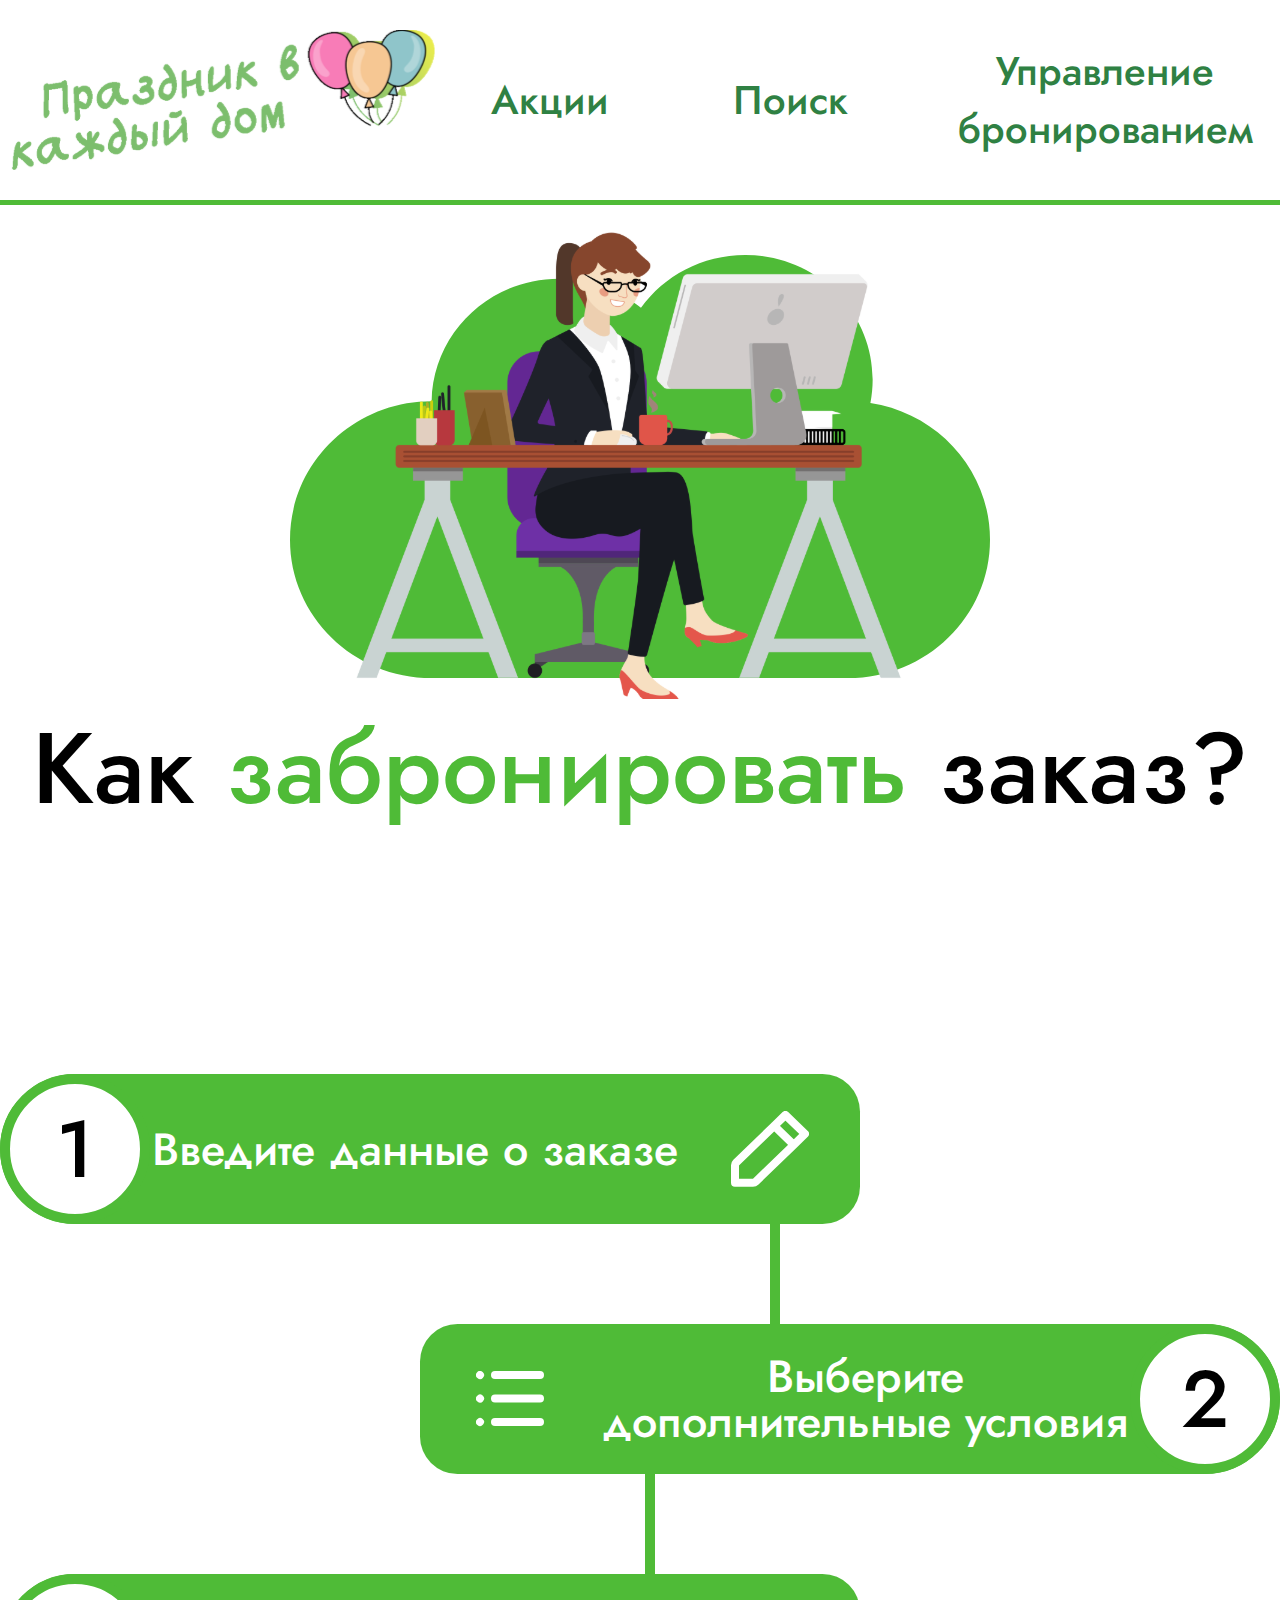
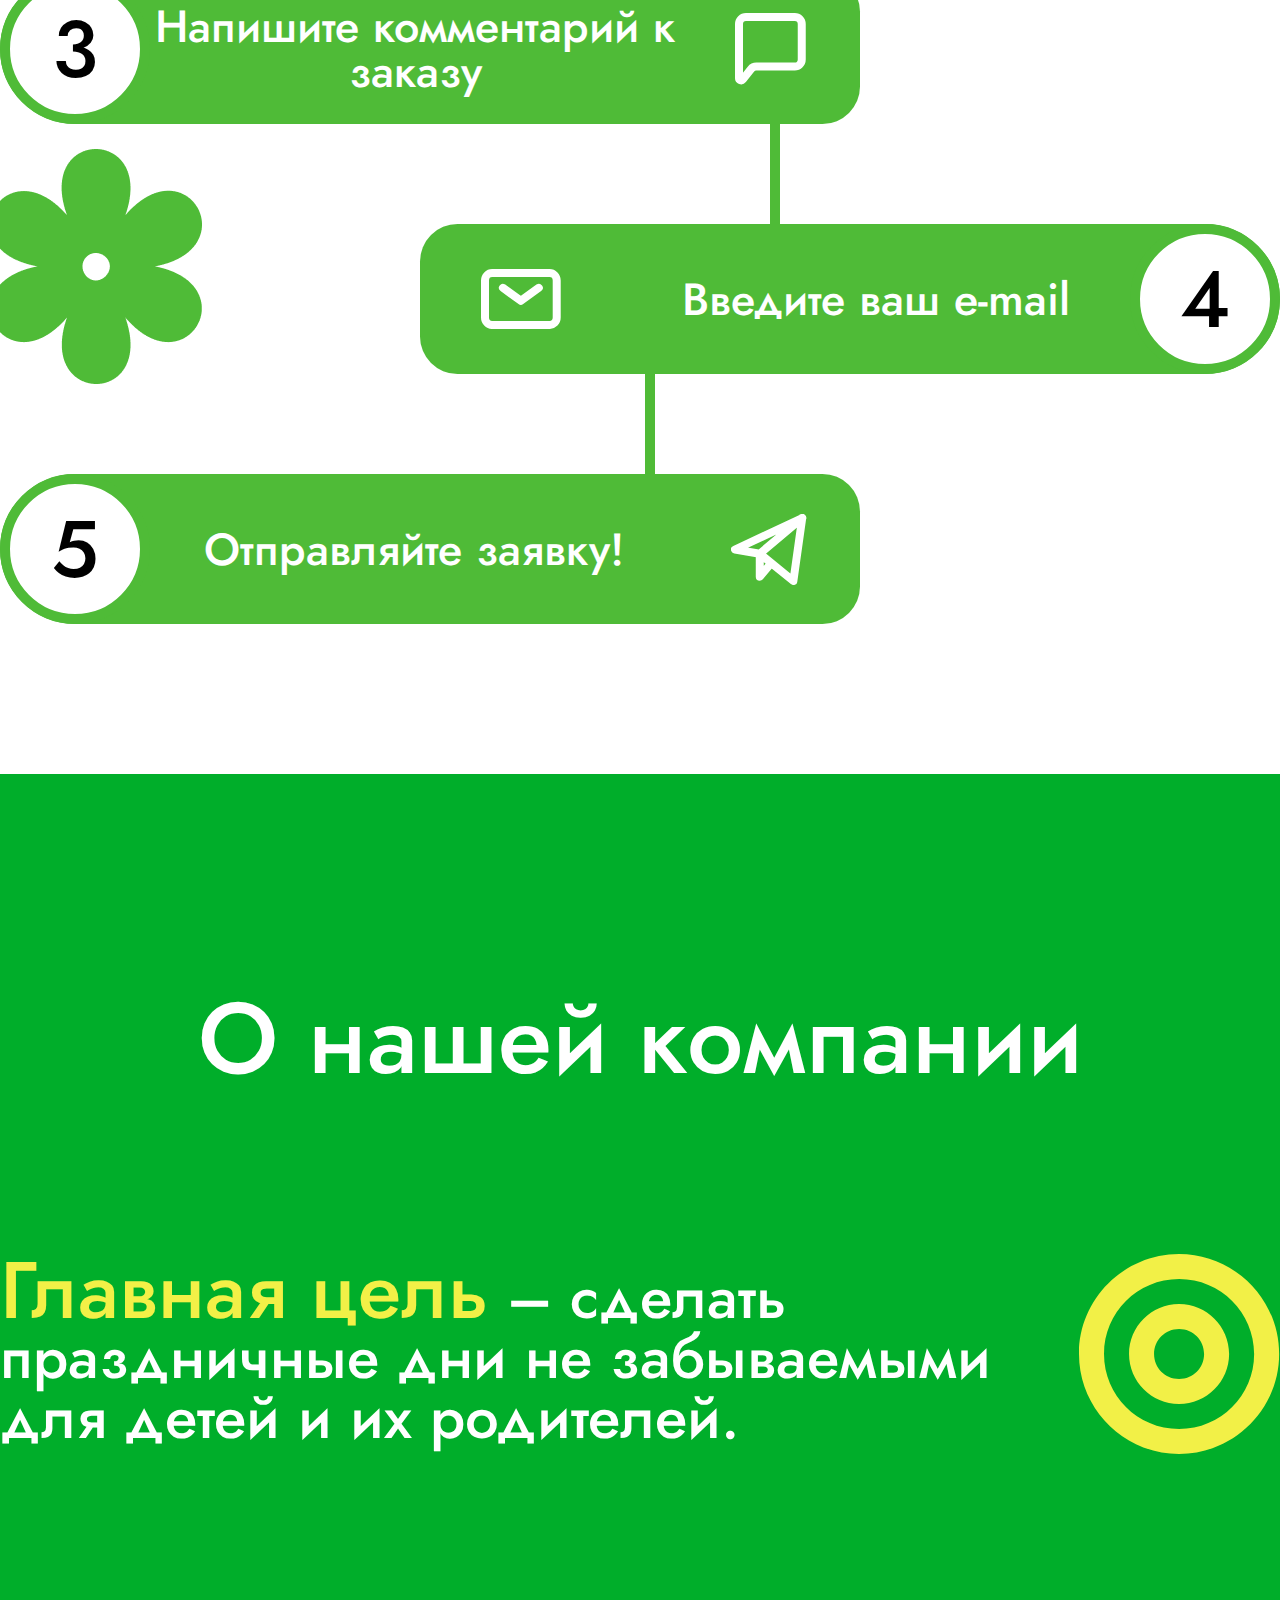
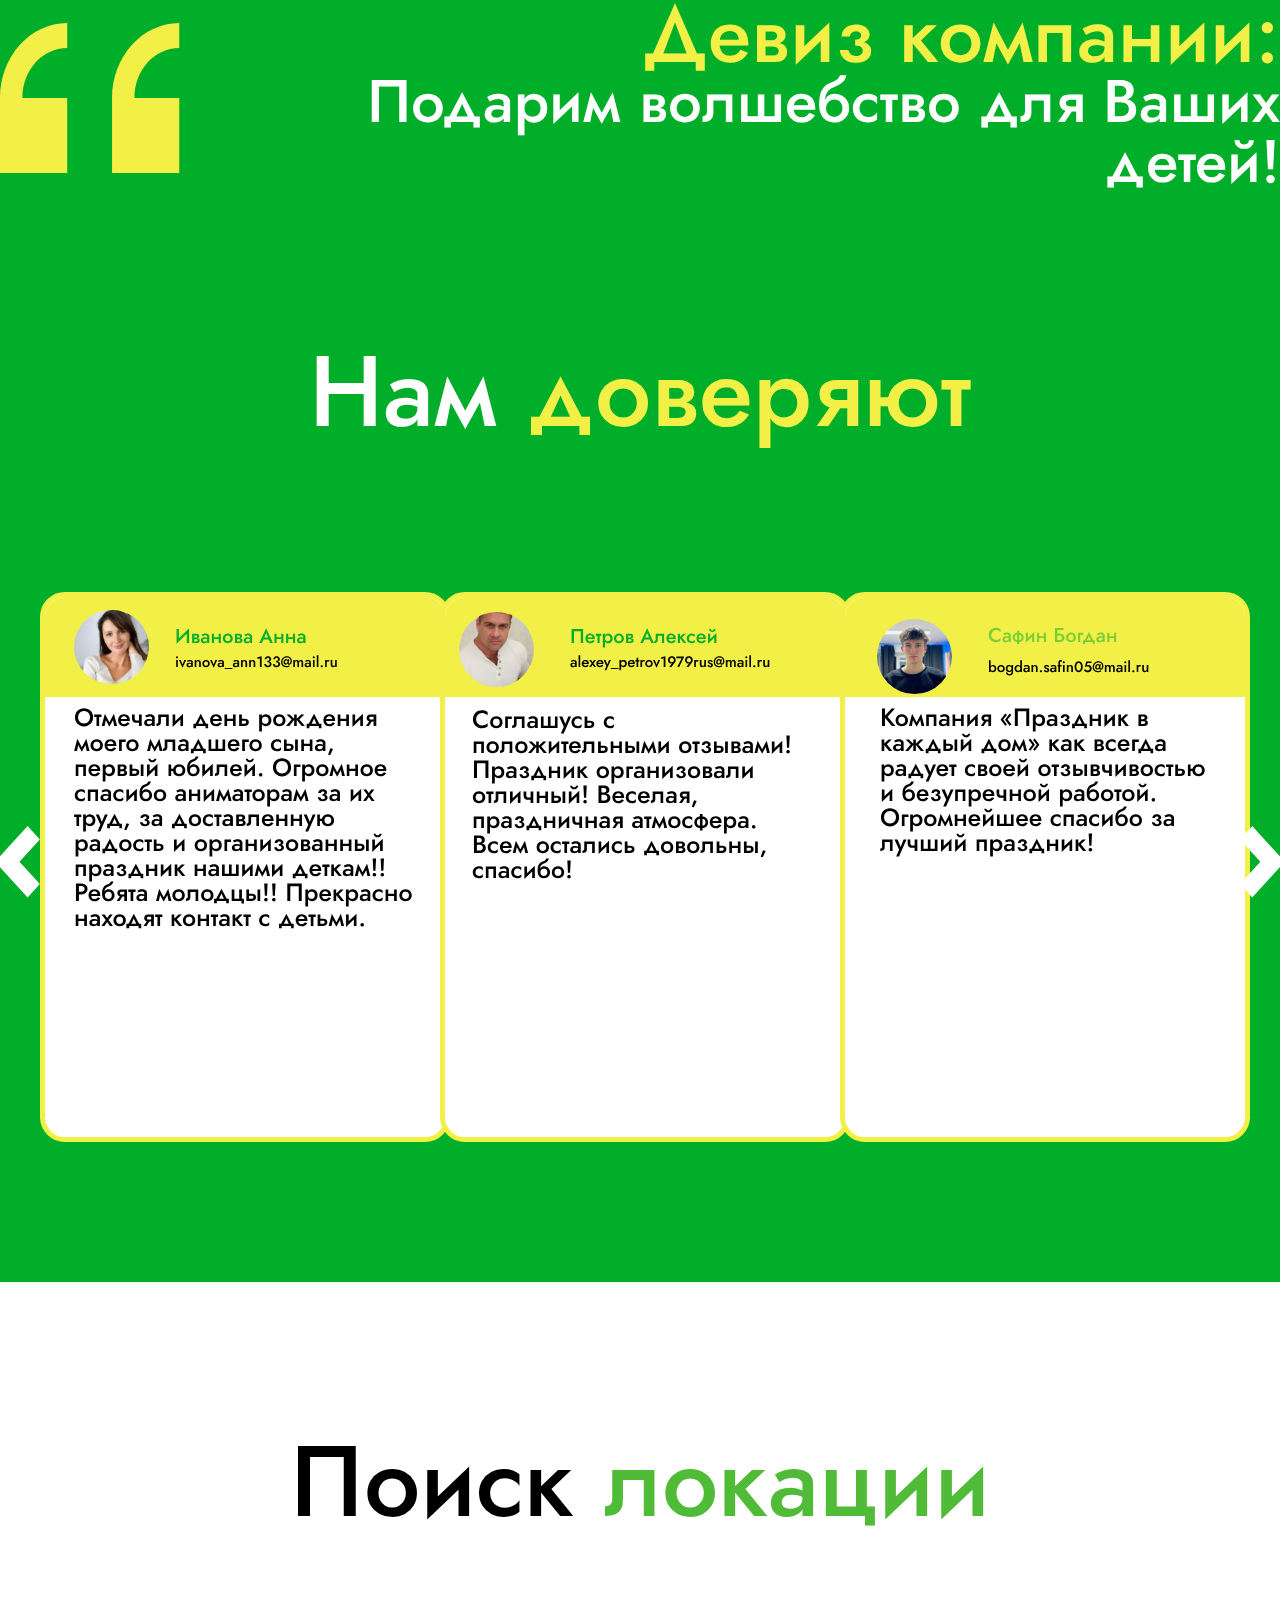
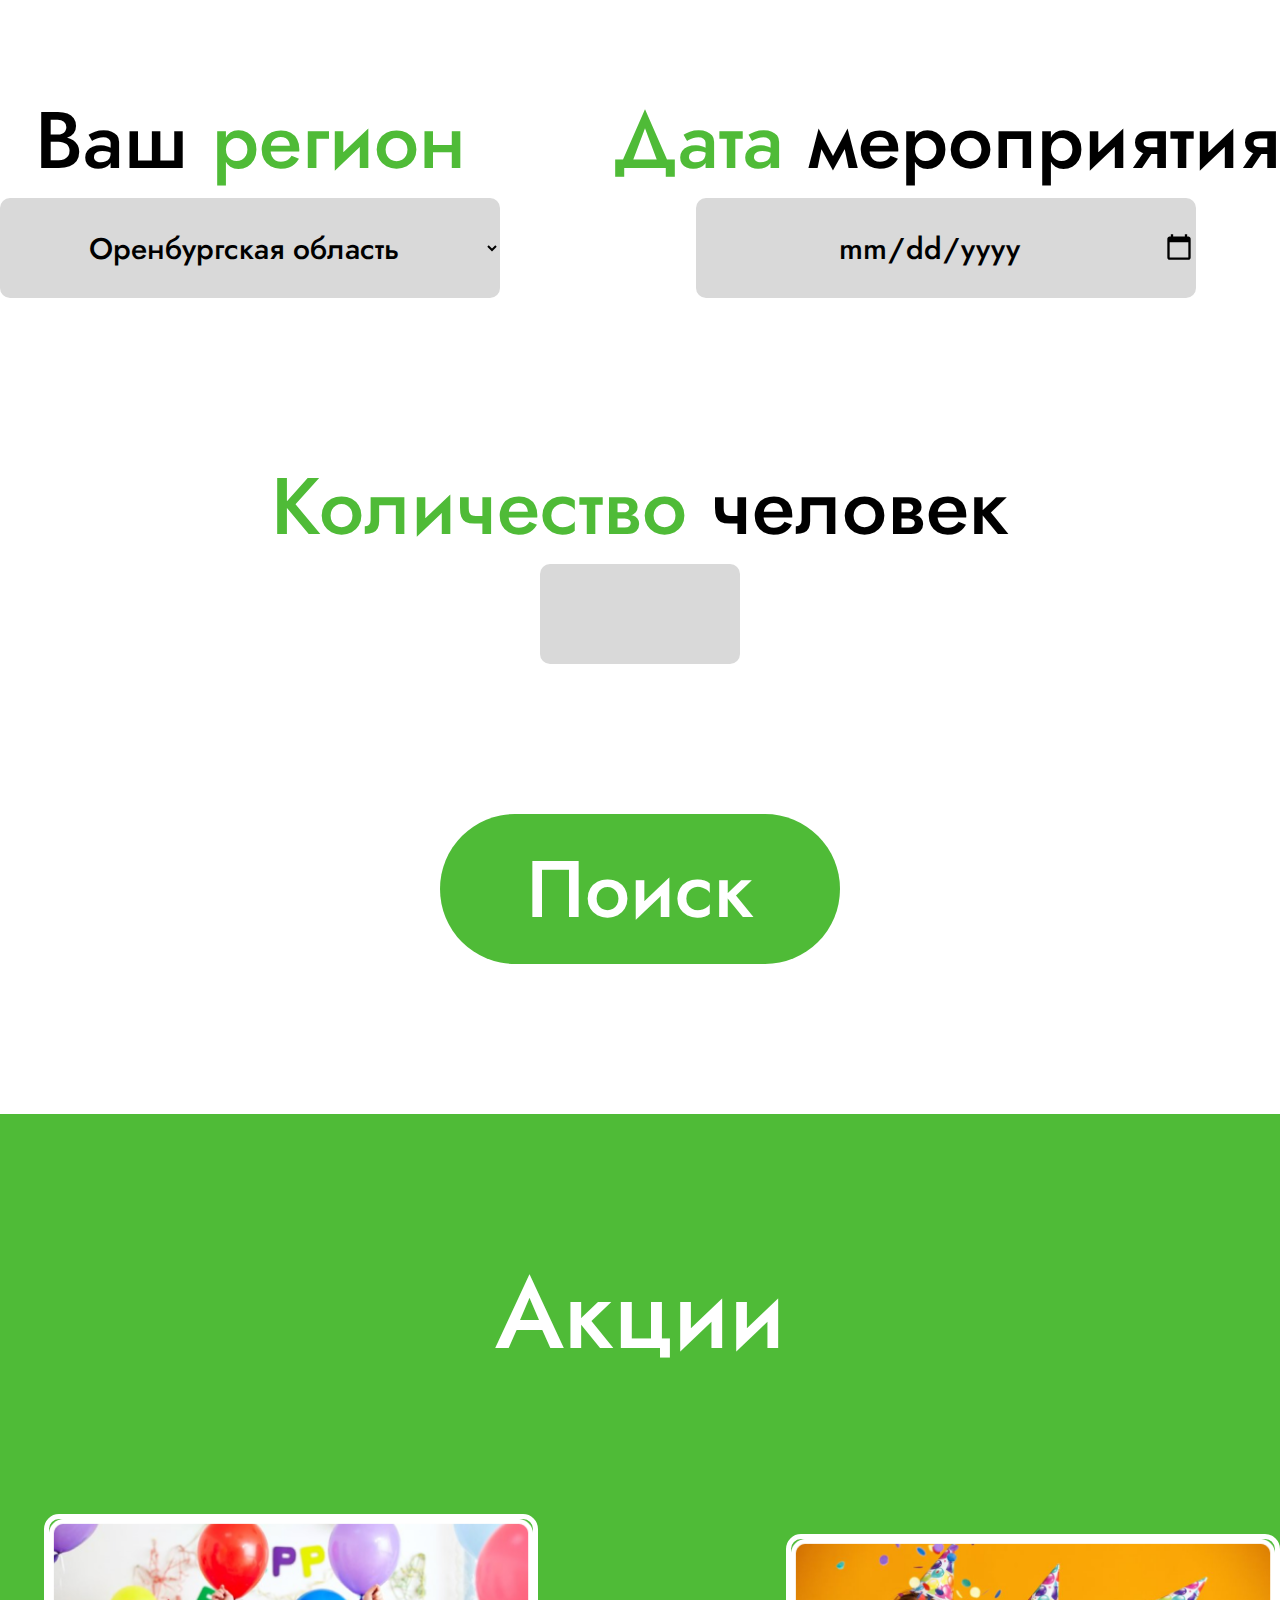
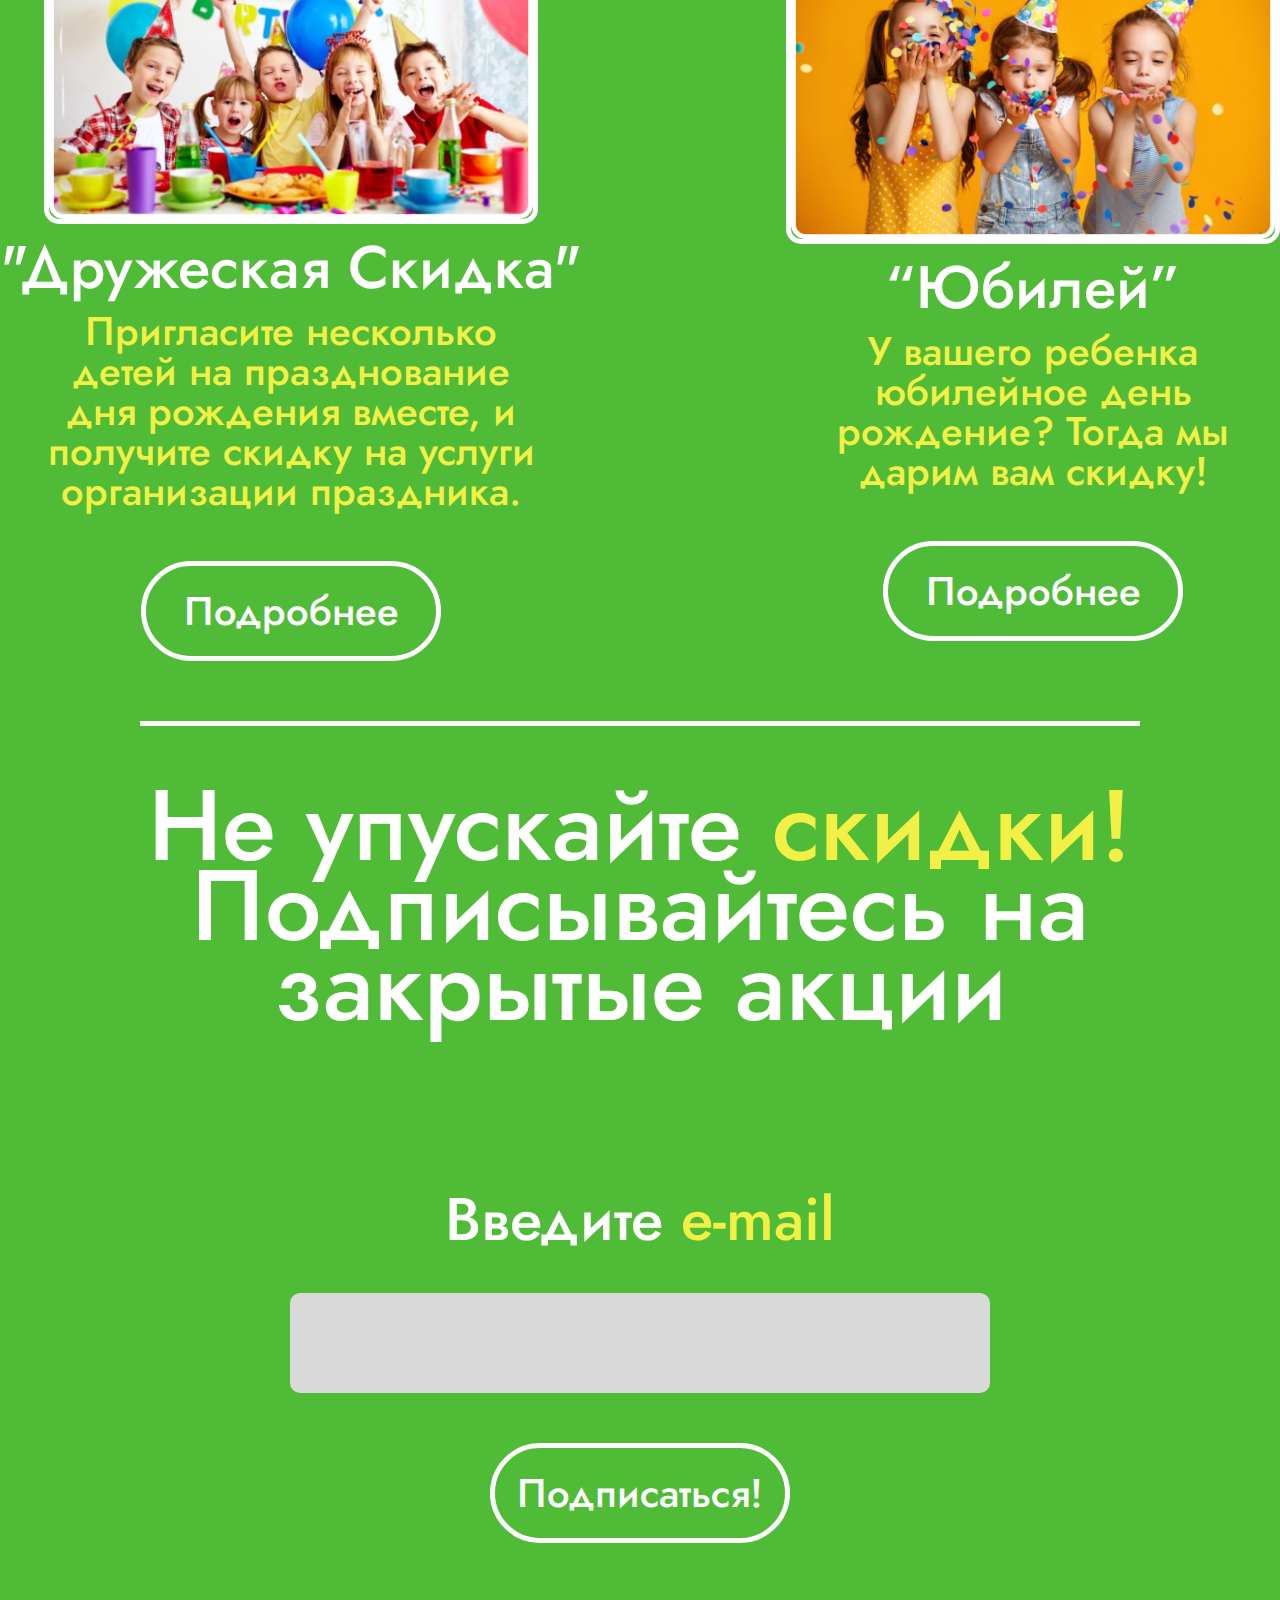
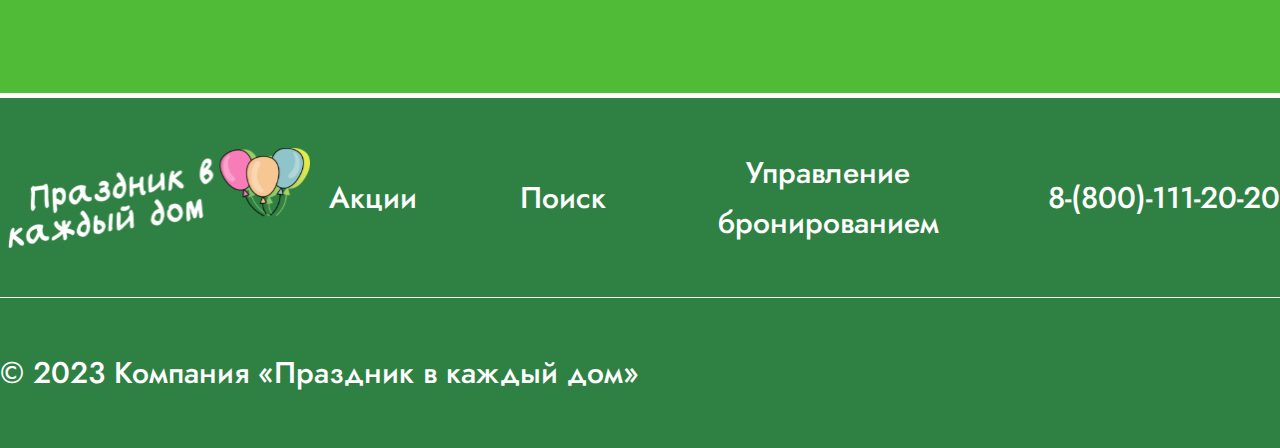
<file: index.html>
<!DOCTYPE html>
<html lang="ru">
  <head>
    <meta charset="UTF-8" />
    <meta http-equiv="X-UA-Compatible" content="IE=edge" />
    <meta name="viewport" content="width=device-width, initial-scale=1.0" />
    <title>Праздник в каждый дом</title>
    <link rel="stylesheet" href="css/style.css" />
  </head>
  <body>
    <div class="wrapper">
      <header class="header">
        <div class="header__container">
          <a href="index.html" class="header__logo">
            <img src="img/logo.svg" alt="Логотип" />
          </a>
          <nav class="header__menu menu">
            <ul class="menu__list">
              <li class="menu__item">
                <a href="#actions" class="menu__link">Акции</a>
              </li>

              <li class="menu__item">
                <a href="page/search.html" class="menu__link">Поиск</a>
              </li>

              <li class="menu__item item_bronir">
                <a href="page/booking.html" class="menu__link"
                  >Управление бронированием</a
                >
              </li>
            </ul>
          </nav>
        </div>
      </header>

      <main class="main">
        <div class="main__container">
          <div class="main__about">
            <div class="about__title title">
              <img
                class="about__img"
                src="img/main_img.svg"
                alt="main img"
              />
              <p class="about__title-text">
                Как <span style="color: #4fbb37">забронировать</span> заказ?
              </p>
            </div>
            <div class="about__infografic">
              <div class="infografic__item right">
                <div class="inforgrafic__info-right">
                  <div class="infografic__number">1</div>
                  <div class="infografic__title">Введите данные о заказе</div>
                  <div class="infografic__icon">
                    <img src="img/icon _edit pencil_.svg" alt="pencil" />
                  </div>
                </div>
              </div>

              <div class="infografic__rightline"></div>

              <div class="infografic__item left">
                <div class="inforgrafic__info-left">
                  <div class="infografic__number">2</div>
                  <div class="infografic__title">
                    Выберите дополнительные условия
                  </div>
                  <div class="infografic__icon">
                    <img src="img/icon _list_.svg" alt="list" />
                  </div>
                </div>
              </div>

              <div class="infografic__leftline"></div>

              <div class="infografic__item right">
                <div class="inforgrafic__info-right">
                  <div class="infografic__number">3</div>
                  <div class="infografic__title">
                    Напишите комментарий к заказу
                  </div>
                  <div class="infografic__icon">
                    <img src="img/icon _message_.svg" alt="message" />
                  </div>
                </div>
              </div>

              <div class="infografic__rightline"></div>

              <div class="infografic__item left">
                <div class="inforgrafic__info-left">
                  <div class="infografic__number">4</div>
                  <div class="infografic__title">Введите ваш e-mail</div>
                  <div class="infografic__icon">
                    <img src="img/icon _mail_.svg" alt="email" />
                  </div>
                </div>
              </div>

              <div class="infografic__leftline"></div>

              <div class="infografic__item right">
                <div class="inforgrafic__info-right">
                  <div class="infografic__number">5</div>
                  <div class="infografic__title">Отправляйте заявку!</div>
                  <div class="infografic__icon">
                    <img src="img/icon _telegram_.svg" alt="telegram" />
                  </div>
                </div>
              </div>
            </div>
          </div>
        </div>
      </main>

      <div class="company">
        <div class="company__container">
          <div class="company__title title">О нашей компании</div>
          <div class="company__subtitle">
            <p style="text-align: left">
              <span style="font-size: 80px; color: #f2f047">Главная цель</span>
              – сделать праздничные дни не забываемыми для детей и их родителей.
            </p>
            <img src="img/icon _target_.svg" alt="target" />
          </div>
          <div class="company__subtitle">
            <img src="img/icon _double quote serif left_.svg" alt="quote" />
            <p style="text-align: right">
              <span style="font-size: 80px; color: #f2f047"
                >Девиз компании:</span
              ><br />
              Подарим волшебство для Ваших детей!
            </p>
          </div>

          <div class="company__review">
            <div class="review__title title">
              Нам <span style="color: #f2f047">доверяют</span>
            </div>
            <div class="review__desk">
              <button class="review__scroll-left">
                <img src="img/left.svg" alt="left" />
              </button>
              <div class="review__list">
                <div class="review__item">
                  <img src="img/rev1.svg" alt="review" />
                </div>
                <div class="review__item">
                  <img src="img/rev2.svg" alt="review" />
                </div>
                <div class="review__item">
                  <img src="img/rev3.svg" alt="review" />
                </div>
              </div>
              <button class="review__scroll-right">
                <img src="img/right.svg" alt="right" />
              </button>
            </div>
          </div>
        </div>
      </div>

      <div class="locSearch">
        <div class="locSearch__container">
          <div class="locSearch__title title">
            Поиск <span style="color: #4fbb37">локации</span>
          </div>

          <div class="locSearch__select">
            <div class="select__place">
              <div class="select__title">
                <span style="color: black">Ваш</span> регион
              </div>
              <div class="select__opt">
                <select class="place_option">
                  <option selected value="Оренбургская область" class="option">
                    Оренбургская область
                  </option>
                  <option value="Московская область">Московская область</option>
                  <option value="Пензенская область">Пензенская область</option>
                  <option value="Ростовская область">Ростовская область</option>
                </select>
              </div>
            </div>
            <div class="select__date">
              <div class="select__title">
                Дата <span style="color: black">мероприятия</span>
              </div>
              <div class="select__opt">
                <input class="place_option" type="date" />
              </div>
            </div>
          </div>

          <div class="locSearch__endSelect">
            <div class="endSelect__people">
              <div class="select__title">
                Количество <span style="color: black">человек</span>
              </div>
              <form class="select__opt">
                <input
                  class="place_option"
                  style="font-size: 50px; width: 200px"
                  type="number"
                  min="1"
                  max="50"
                />
              </form>
            </div>
            <form action="page/search.html">
              <button class="endSelect__search button">Поиск</button>
            </form>
          </div>
        </div>
      </div>

      <div class="action" id="actions">
        <div class="action__container">
          <div class="action-title title">Акции</div>
          <div class="action__content">
            <div class="action__items">
              <img class="action__img" src="img/act1.png" alt="act" />
              <h1 class="action__title">"Дружеская Скидка"</h1>
              <h2 class="action__subtitle">
                Пригласите несколько детей на празднование дня рождения вместе,
                и получите скидку на услуги организации праздника.
              </h2>
              <button class="action__info button">Подробнее</button>
            </div>

            <div class="action__items">
              <img class="action__img" src="img/act2.png" alt="act2" />
              <h1 class="action__title">“Юбилей”</h1>
              <h2 class="action__subtitle">
                У вашего ребенка юбилейное день рождение? Тогда мы дарим вам
                скидку!
              </h2>
              <button class="action__info button">Подробнее</button>
            </div>
          </div>

          <div class="action__sales">
            <div class="sales__title title">
              Не упускайте
              <span style="color: #f2f047">скидки!</span> Подписывайтесь на
              закрытые акции
            </div>
            <div class="sales__subtitle">
              Введите <span style="color: #f2f047">e-mail</span>
            </div>
            <input type="e-mail" class="sales__email" />
            <button type="submit" class="sales__follow button">
              Подписаться!
            </button>
          </div>
        </div>
      </div>

      <footer class="footer">
        <div class="footer__container">
          <div class="footer__info">
            <a href="index.html" class="footer__logo">
              <img src="img/logo2.svg" alt="Логотип" />
            </a>
            <nav class="footer__menu">
              <ul class="footer__list">
                <li class="footer__item">
                  <a href="#actions" class="footer__link">Акции</a>
                </li>
                <li class="footer__item">
                  <a href="page/search.html" class="footer__link">Поиск</a>
                </li>
                <li class="footer__item">
                  <a href="page/booking.html" class="footer__link"
                    >Управление бронированием</a
                  >
                </li>
                <li class="footer__item">
                  <a href="" class="footer__link">8-(800)-111-20-20</a>
                </li>
              </ul>
            </nav>
          </div>
          <div class="footer__sertif">
            <p>© 2023 Компания «Праздник в каждый дом»</p>
          </div>
        </div>
      </footer>
    </div>
  </body>
</html>
</file>
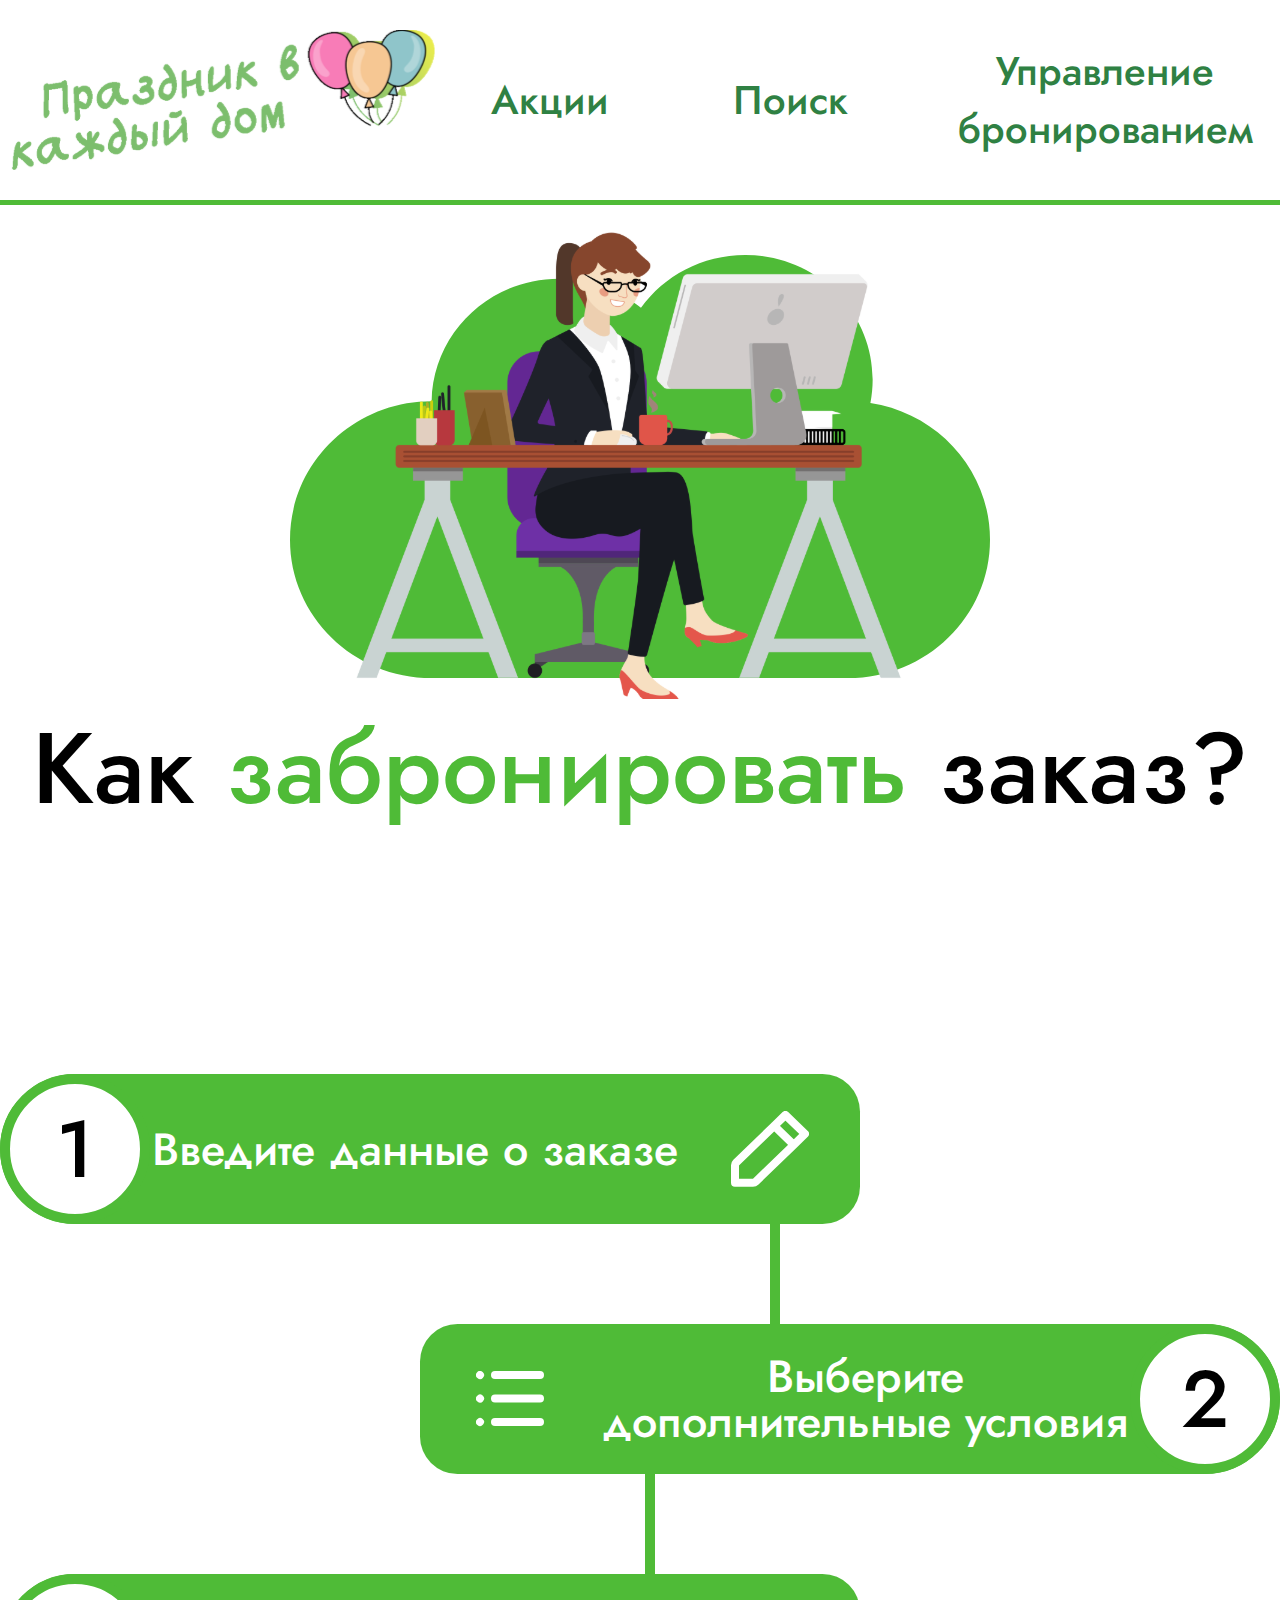
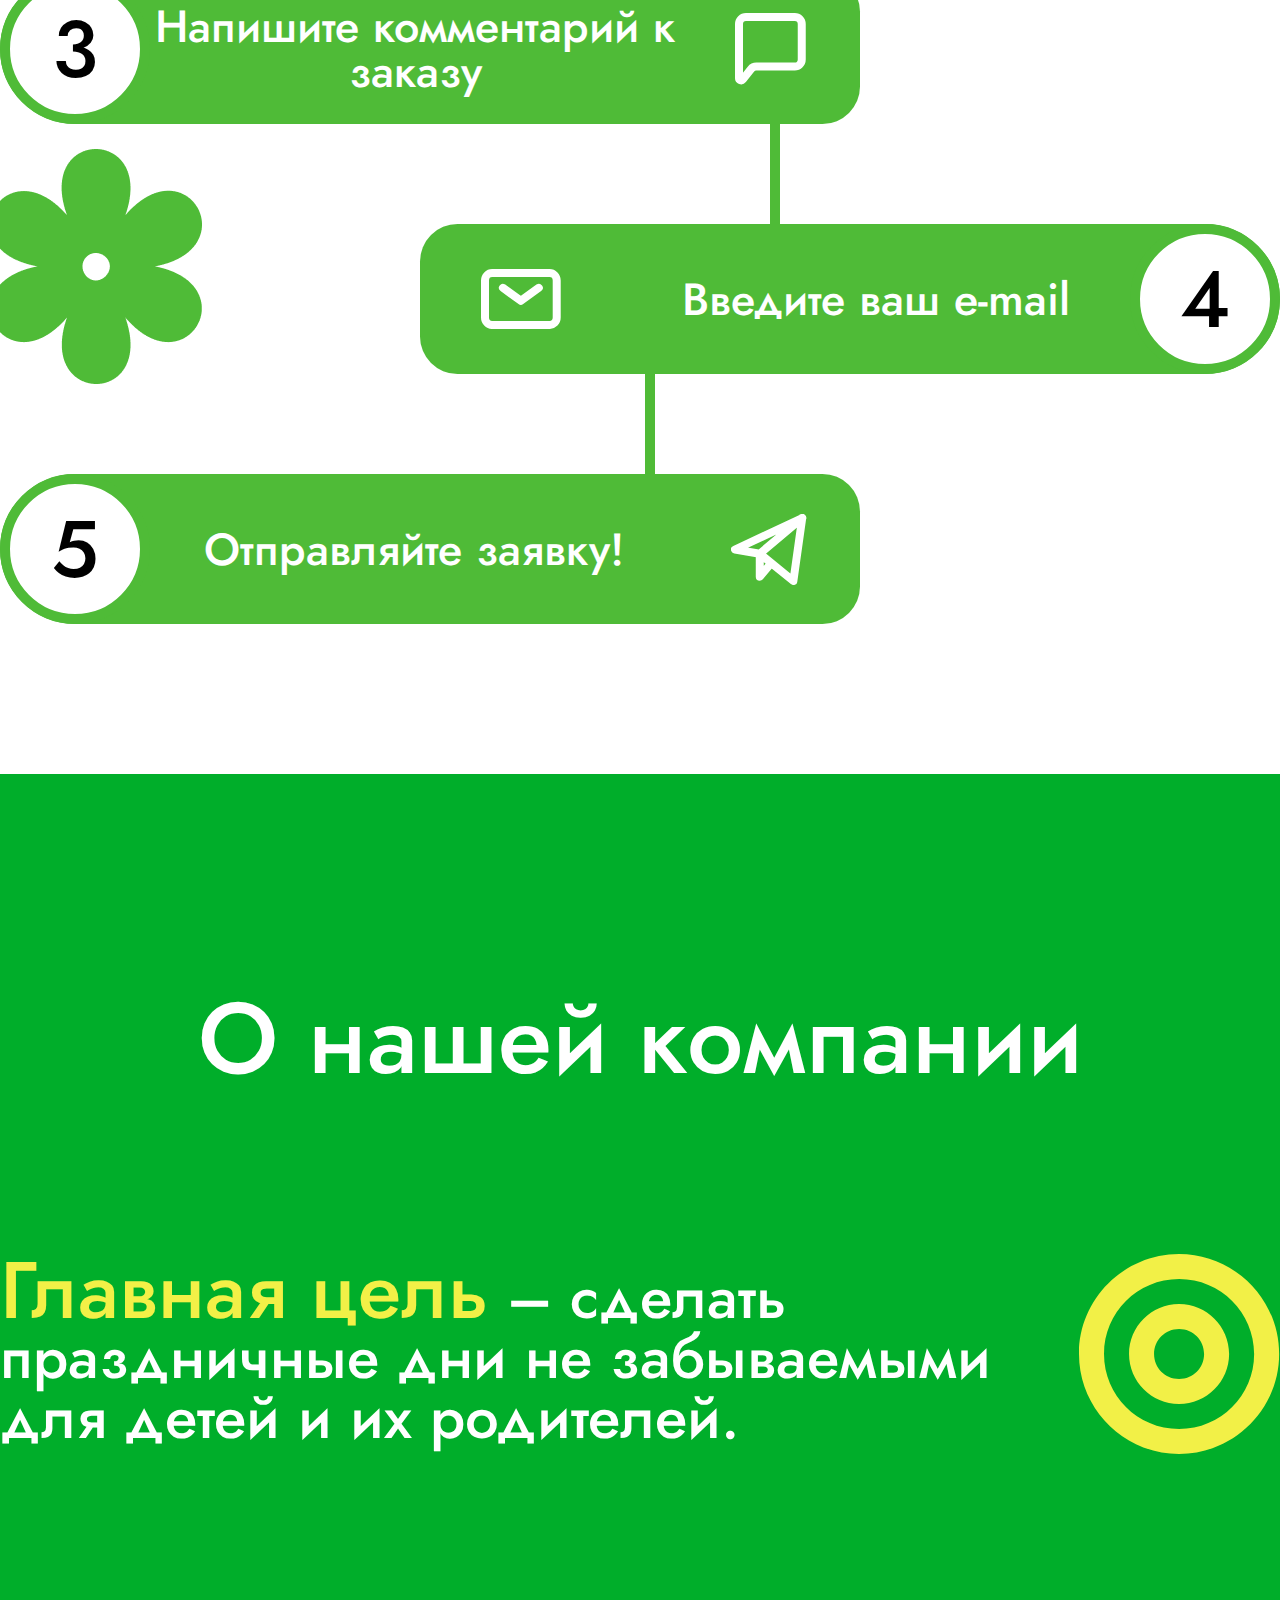
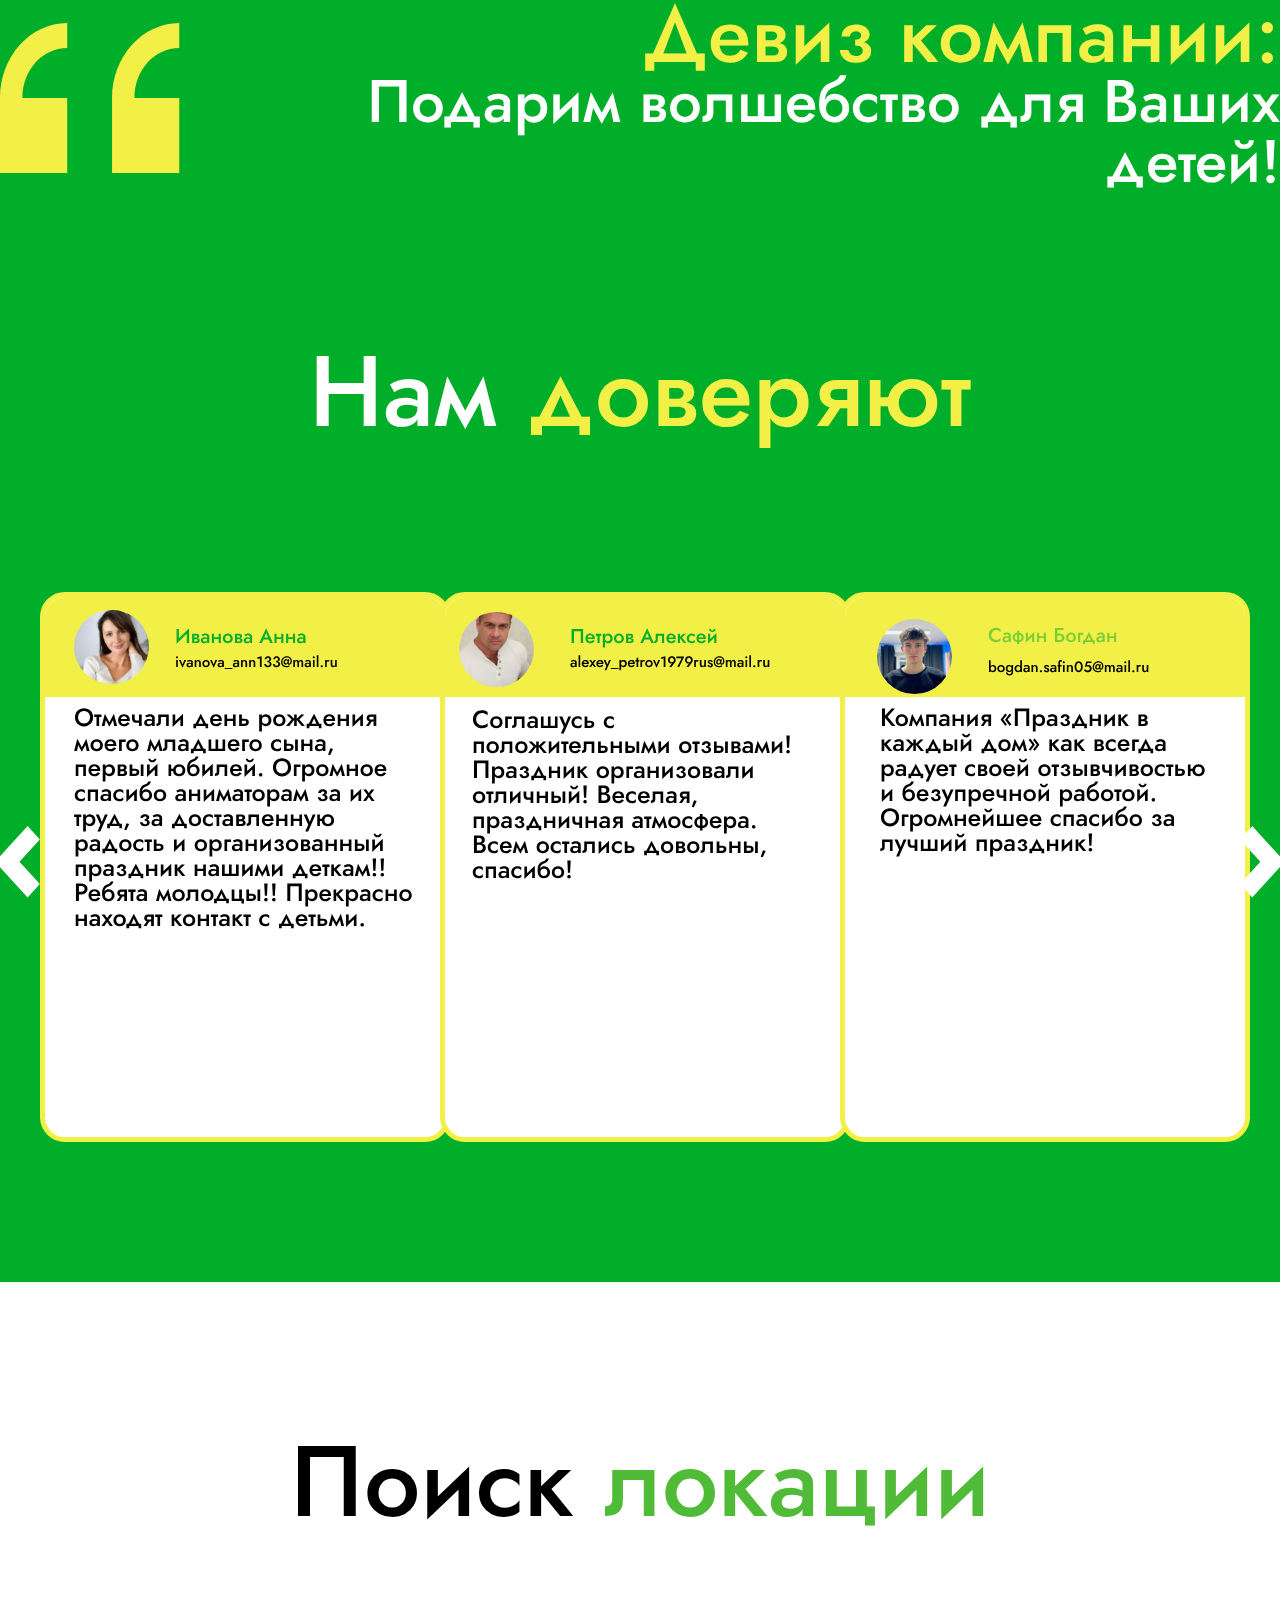
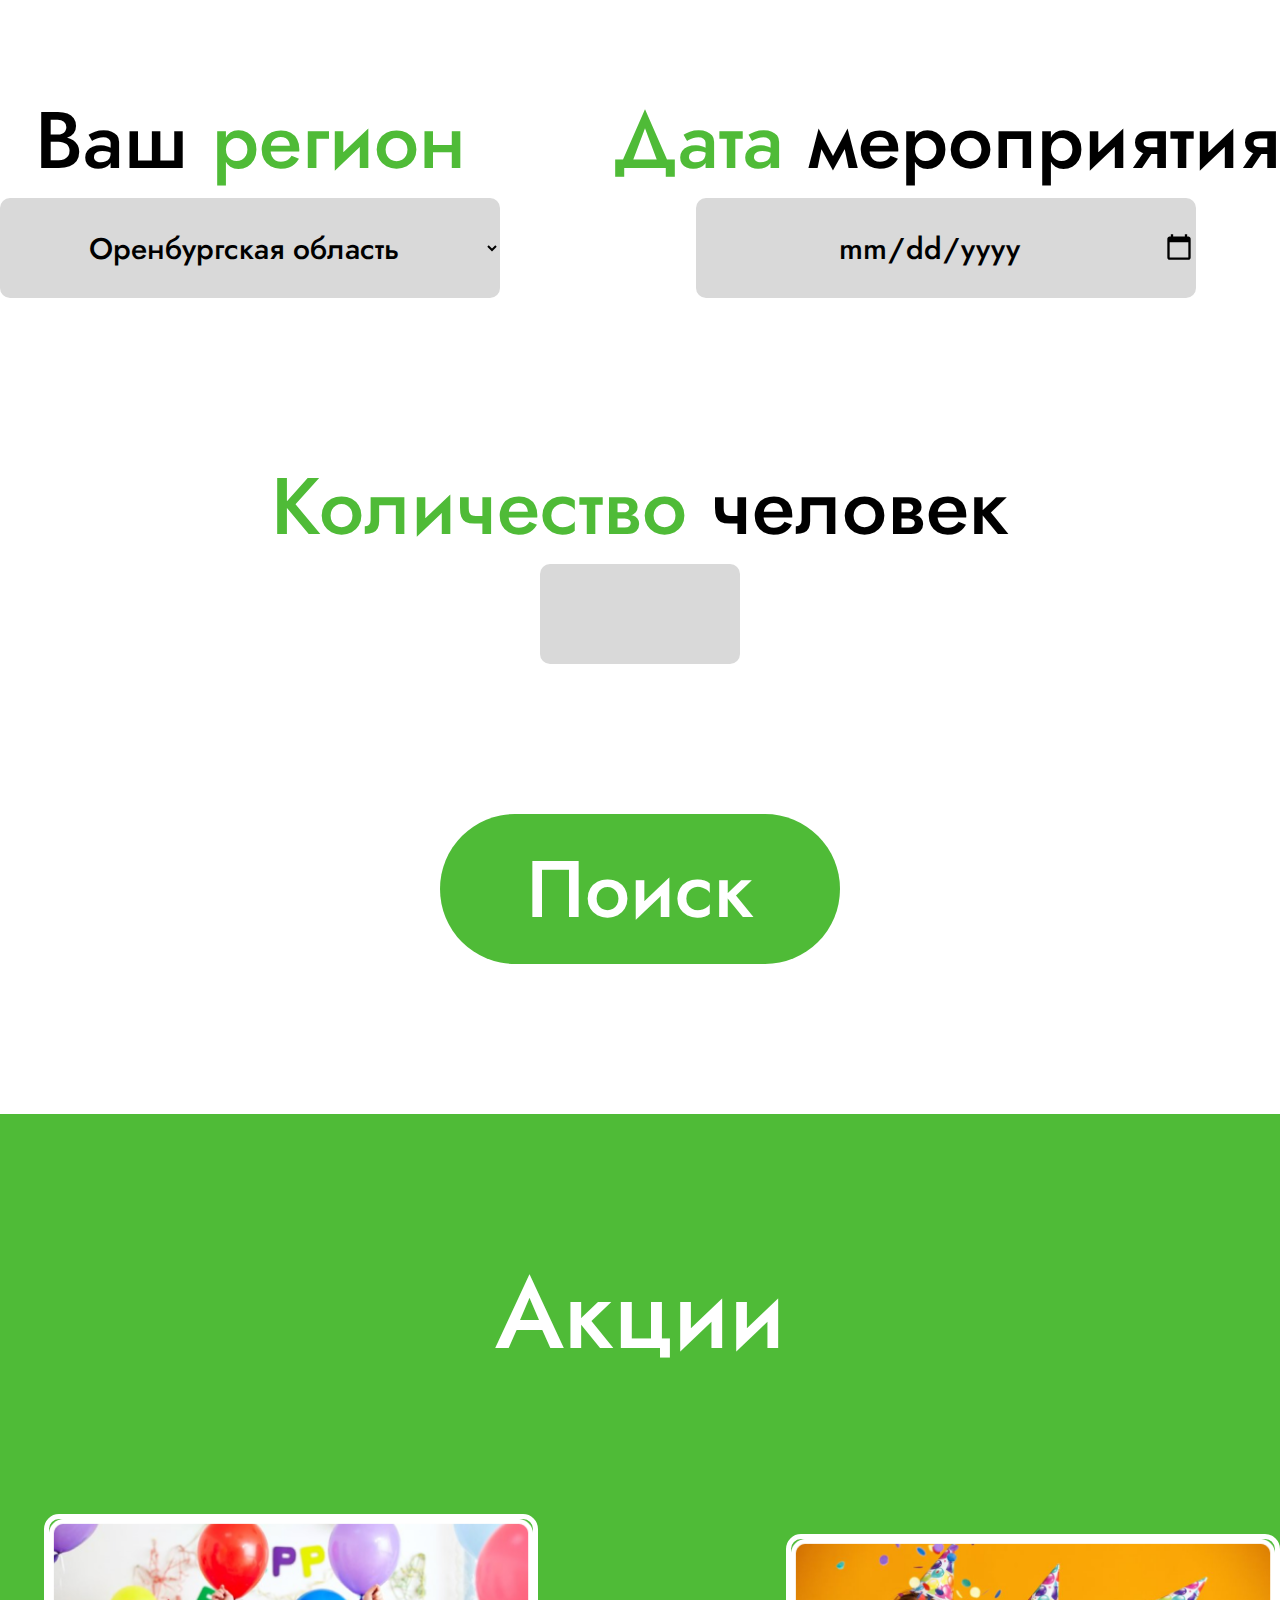
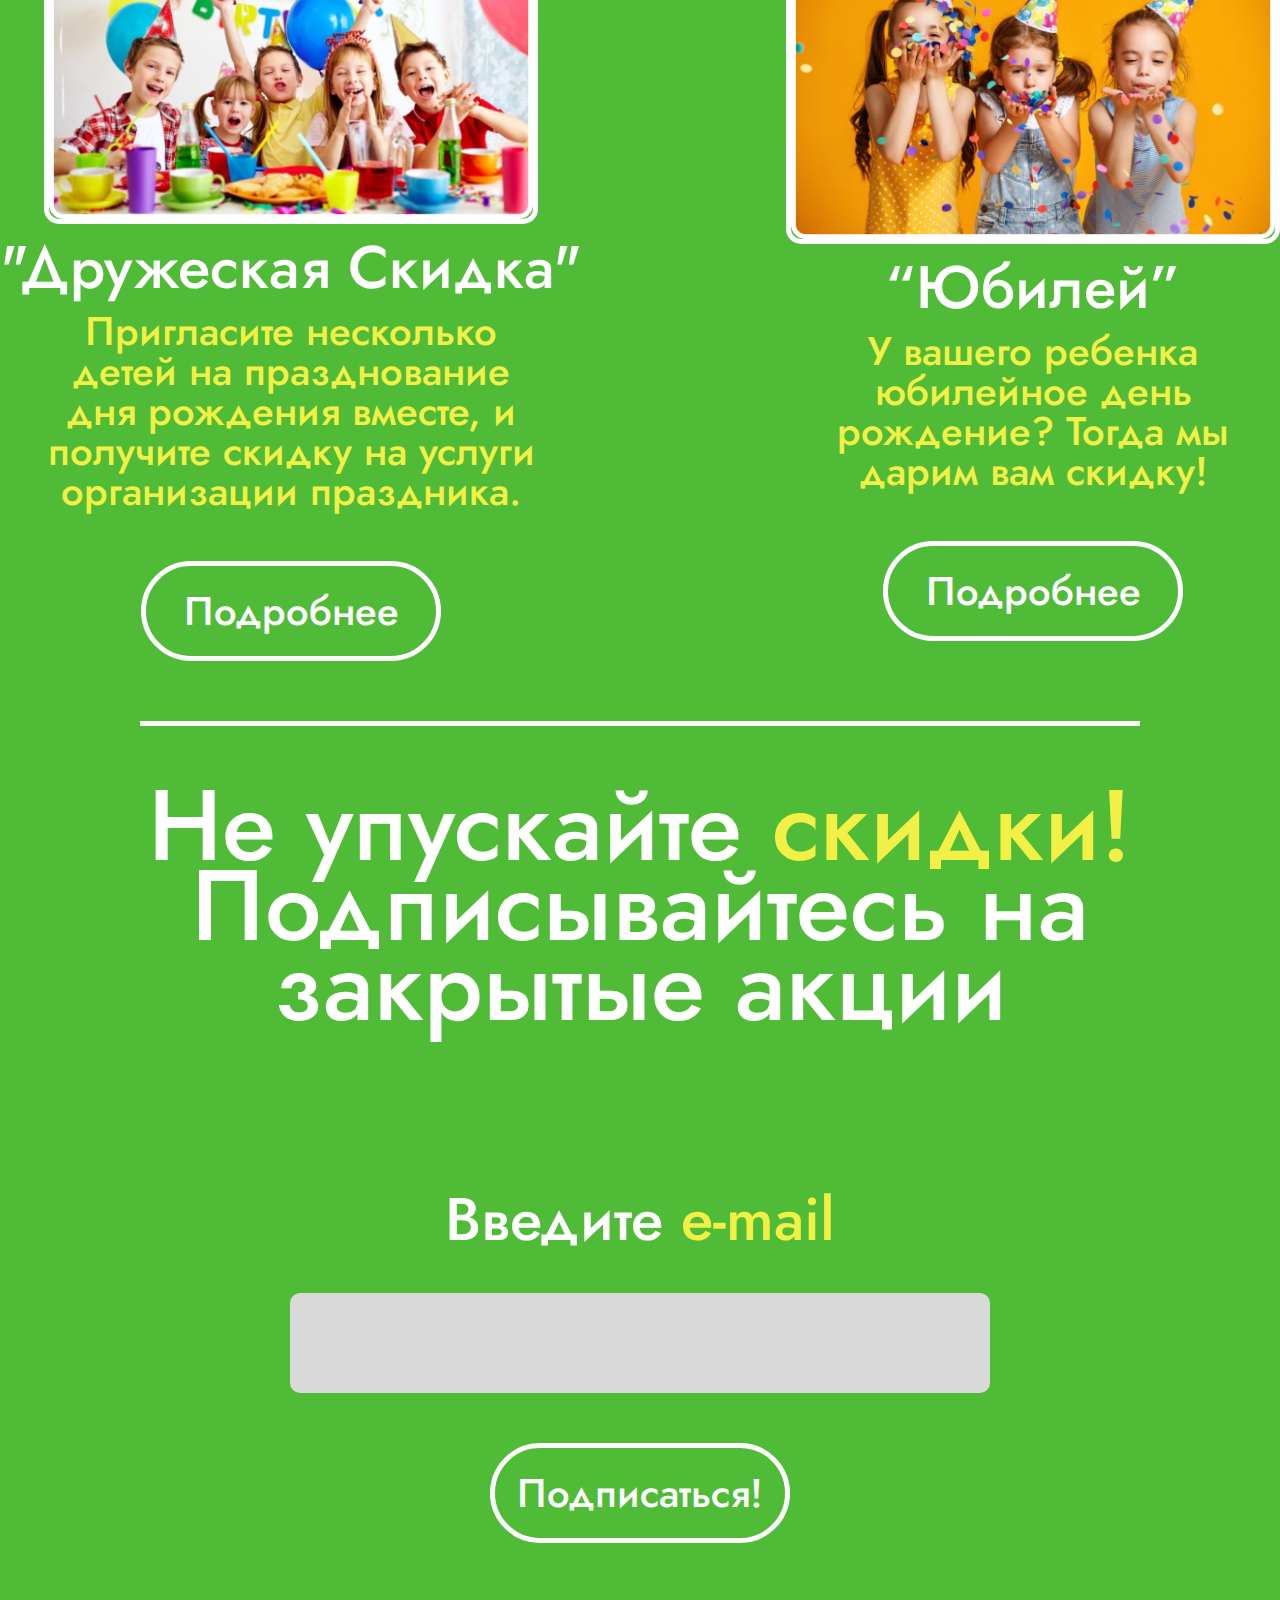
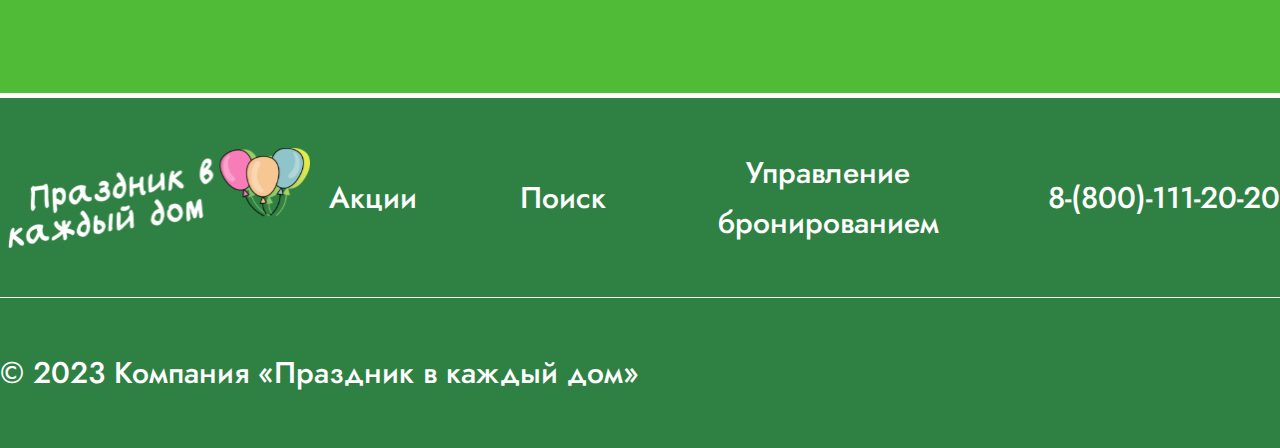
<file: page/index.html>
<!DOCTYPE html>
<html lang="ru">
  <head>
    <meta charset="UTF-8" />
    <meta http-equiv="X-UA-Compatible" content="IE=edge" />
    <meta name="viewport" content="width=device-width, initial-scale=1.0" />
    <title>Праздник в каждый дом</title>
    <link rel="stylesheet" href="../css/style.css" />
  </head>
  <body>
    <div class="wrapper">
      <header class="header">
        <div class="header__container">
          <a href="index.html" class="header__logo">
            <img src="../img/logo.svg" alt="Логотип" />
          </a>
          <nav class="header__menu menu">
            <ul class="menu__list">
              <li class="menu__item">
                <a href="#actions" class="menu__link">Акции</a>
              </li>

              <li class="menu__item">
                <a href="search.html" class="menu__link">Поиск</a>
              </li>

              <li class="menu__item item_bronir">
                <a href="booking.html" class="menu__link"
                  >Управление бронированием</a
                >
              </li>
            </ul>
          </nav>
        </div>
      </header>

      <main class="main">
        <div class="main__container">
          <div class="main__about">
            <div class="about__title title">
              <img
                class="about__img"
                src="../img/main_img.svg"
                alt="main img"
              />
              <p class="about__title-text">
                Как <span style="color: #4fbb37">забронировать</span> заказ?
              </p>
            </div>
            <div class="about__infografic">
              <div class="infografic__item right">
                <div class="inforgrafic__info-right">
                  <div class="infografic__number">1</div>
                  <div class="infografic__title">Введите данные о заказе</div>
                  <div class="infografic__icon">
                    <img src="../img/icon _edit pencil_.svg" alt="pencil" />
                  </div>
                </div>
              </div>

              <div class="infografic__rightline"></div>

              <div class="infografic__item left">
                <div class="inforgrafic__info-left">
                  <div class="infografic__number">2</div>
                  <div class="infografic__title">
                    Выберите дополнительные условия
                  </div>
                  <div class="infografic__icon">
                    <img src="../img/icon _list_.svg" alt="list" />
                  </div>
                </div>
              </div>

              <div class="infografic__leftline"></div>

              <div class="infografic__item right">
                <div class="inforgrafic__info-right">
                  <div class="infografic__number">3</div>
                  <div class="infografic__title">
                    Напишите комментарий к заказу
                  </div>
                  <div class="infografic__icon">
                    <img src="../img/icon _message_.svg" alt="message" />
                  </div>
                </div>
              </div>

              <div class="infografic__rightline"></div>

              <div class="infografic__item left">
                <div class="inforgrafic__info-left">
                  <div class="infografic__number">4</div>
                  <div class="infografic__title">Введите ваш e-mail</div>
                  <div class="infografic__icon">
                    <img src="../img/icon _mail_.svg" alt="email" />
                  </div>
                </div>
              </div>

              <div class="infografic__leftline"></div>

              <div class="infografic__item right">
                <div class="inforgrafic__info-right">
                  <div class="infografic__number">5</div>
                  <div class="infografic__title">Отправляйте заявку!</div>
                  <div class="infografic__icon">
                    <img src="../img/icon _telegram_.svg" alt="telegram" />
                  </div>
                </div>
              </div>
            </div>
          </div>
        </div>
      </main>

      <div class="company">
        <div class="company__container">
          <div class="company__title title">О нашей компании</div>
          <div class="company__subtitle">
            <p style="text-align: left">
              <span style="font-size: 80px; color: #f2f047">Главная цель</span>
              – сделать праздничные дни не забываемыми для детей и их родителей.
            </p>
            <img src="../img/icon _target_.svg" alt="target" />
          </div>
          <div class="company__subtitle">
            <img src="../img/icon _double quote serif left_.svg" alt="quote" />
            <p style="text-align: right">
              <span style="font-size: 80px; color: #f2f047"
                >Девиз компании:</span
              ><br />
              Подарим волшебство для Ваших детей!
            </p>
          </div>

          <div class="company__review">
            <div class="review__title title">
              Нам <span style="color: #f2f047">доверяют</span>
            </div>
            <div class="review__desk">
              <button class="review__scroll-left">
                <img src="../img/left.svg" alt="left" />
              </button>
              <div class="review__list">
                <div class="review__item">
                  <img src="../img/rev1.svg" alt="review" />
                </div>
                <div class="review__item">
                  <img src="../img/rev2.svg" alt="review" />
                </div>
                <div class="review__item">
                  <img src="../img/rev3.svg" alt="review" />
                </div>
              </div>
              <button class="review__scroll-right">
                <img src="../img/right.svg" alt="right" />
              </button>
            </div>
          </div>
        </div>
      </div>

      <div class="locSearch">
        <div class="locSearch__container">
          <div class="locSearch__title title">
            Поиск <span style="color: #4fbb37">локации</span>
          </div>

          <div class="locSearch__select">
            <div class="select__place">
              <div class="select__title">
                <span style="color: black">Ваш</span> регион
              </div>
              <div class="select__opt">
                <select class="place_option">
                  <option selected value="Оренбургская область" class="option">
                    Оренбургская область
                  </option>
                  <option value="Московская область">Московская область</option>
                  <option value="Пензенская область">Пензенская область</option>
                  <option value="Ростовская область">Ростовская область</option>
                </select>
              </div>
            </div>
            <div class="select__date">
              <div class="select__title">
                Дата <span style="color: black">мероприятия</span>
              </div>
              <div class="select__opt">
                <input class="place_option" type="date" />
              </div>
            </div>
          </div>

          <div class="locSearch__endSelect">
            <div class="endSelect__people">
              <div class="select__title">
                Количество <span style="color: black">человек</span>
              </div>
              <form class="select__opt">
                <input
                  class="place_option"
                  style="font-size: 50px; width: 200px"
                  type="number"
                  min="1"
                  max="50"
                />
              </form>
            </div>
            <form action="search.html">
              <button class="endSelect__search button">Поиск</button>
            </form>
          </div>
        </div>
      </div>

      <div class="action" id="actions">
        <div class="action__container">
          <div class="action-title title">Акции</div>
          <div class="action__content">
            <div class="action__items">
              <img class="action__img" src="../img/act1.png" alt="act" />
              <h1 class="action__title">"Дружеская Скидка"</h1>
              <h2 class="action__subtitle">
                Пригласите несколько детей на празднование дня рождения вместе,
                и получите скидку на услуги организации праздника.
              </h2>
              <button class="action__info button">Подробнее</button>
            </div>

            <div class="action__items">
              <img class="action__img" src="../img/act2.png" alt="act2" />
              <h1 class="action__title">“Юбилей”</h1>
              <h2 class="action__subtitle">
                У вашего ребенка юбилейное день рождение? Тогда мы дарим вам
                скидку!
              </h2>
              <button class="action__info button">Подробнее</button>
            </div>
          </div>

          <div class="action__sales">
            <div class="sales__title title">
              Не упускайте
              <span style="color: #f2f047">скидки!</span> Подписывайтесь на
              закрытые акции
            </div>
            <div class="sales__subtitle">
              Введите <span style="color: #f2f047">e-mail</span>
            </div>
            <input type="e-mail" class="sales__email" />
            <button type="submit" class="sales__follow button">
              Подписаться!
            </button>
          </div>
        </div>
      </div>

      <footer class="footer">
        <div class="footer__container">
          <div class="footer__info">
            <a href="index.html" class="footer__logo">
              <img src="../img/logo2.svg" alt="Логотип" />
            </a>
            <nav class="footer__menu">
              <ul class="footer__list">
                <li class="footer__item">
                  <a href="#actions" class="footer__link">Акции</a>
                </li>
                <li class="footer__item">
                  <a href="search.html" class="footer__link">Поиск</a>
                </li>
                <li class="footer__item">
                  <a href="booking.html" class="footer__link"
                    >Управление бронированием</a
                  >
                </li>
                <li class="footer__item">
                  <a href="" class="footer__link">8-(800)-111-20-20</a>
                </li>
              </ul>
            </nav>
          </div>
          <div class="footer__sertif">
            <p>© 2023 Компания «Праздник в каждый дом»</p>
          </div>
        </div>
      </footer>
    </div>
  </body>
</html>
</file>
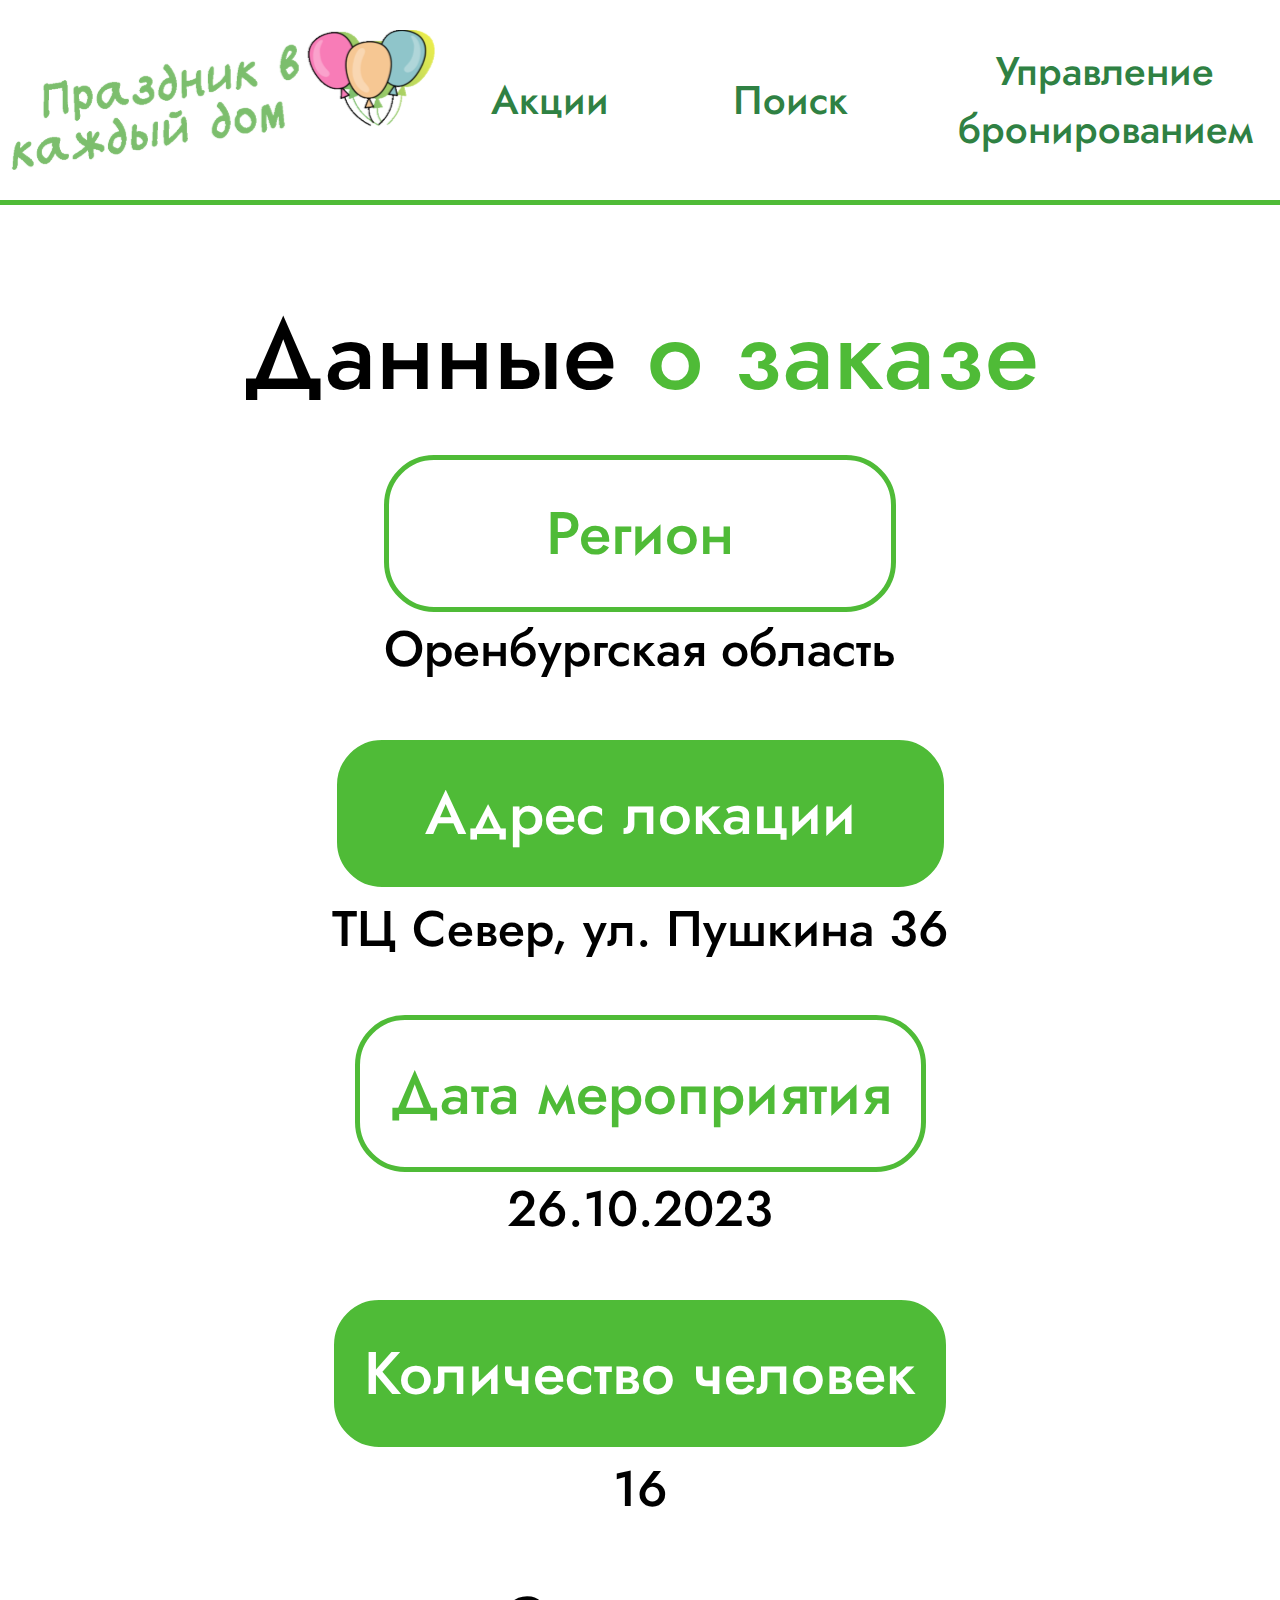
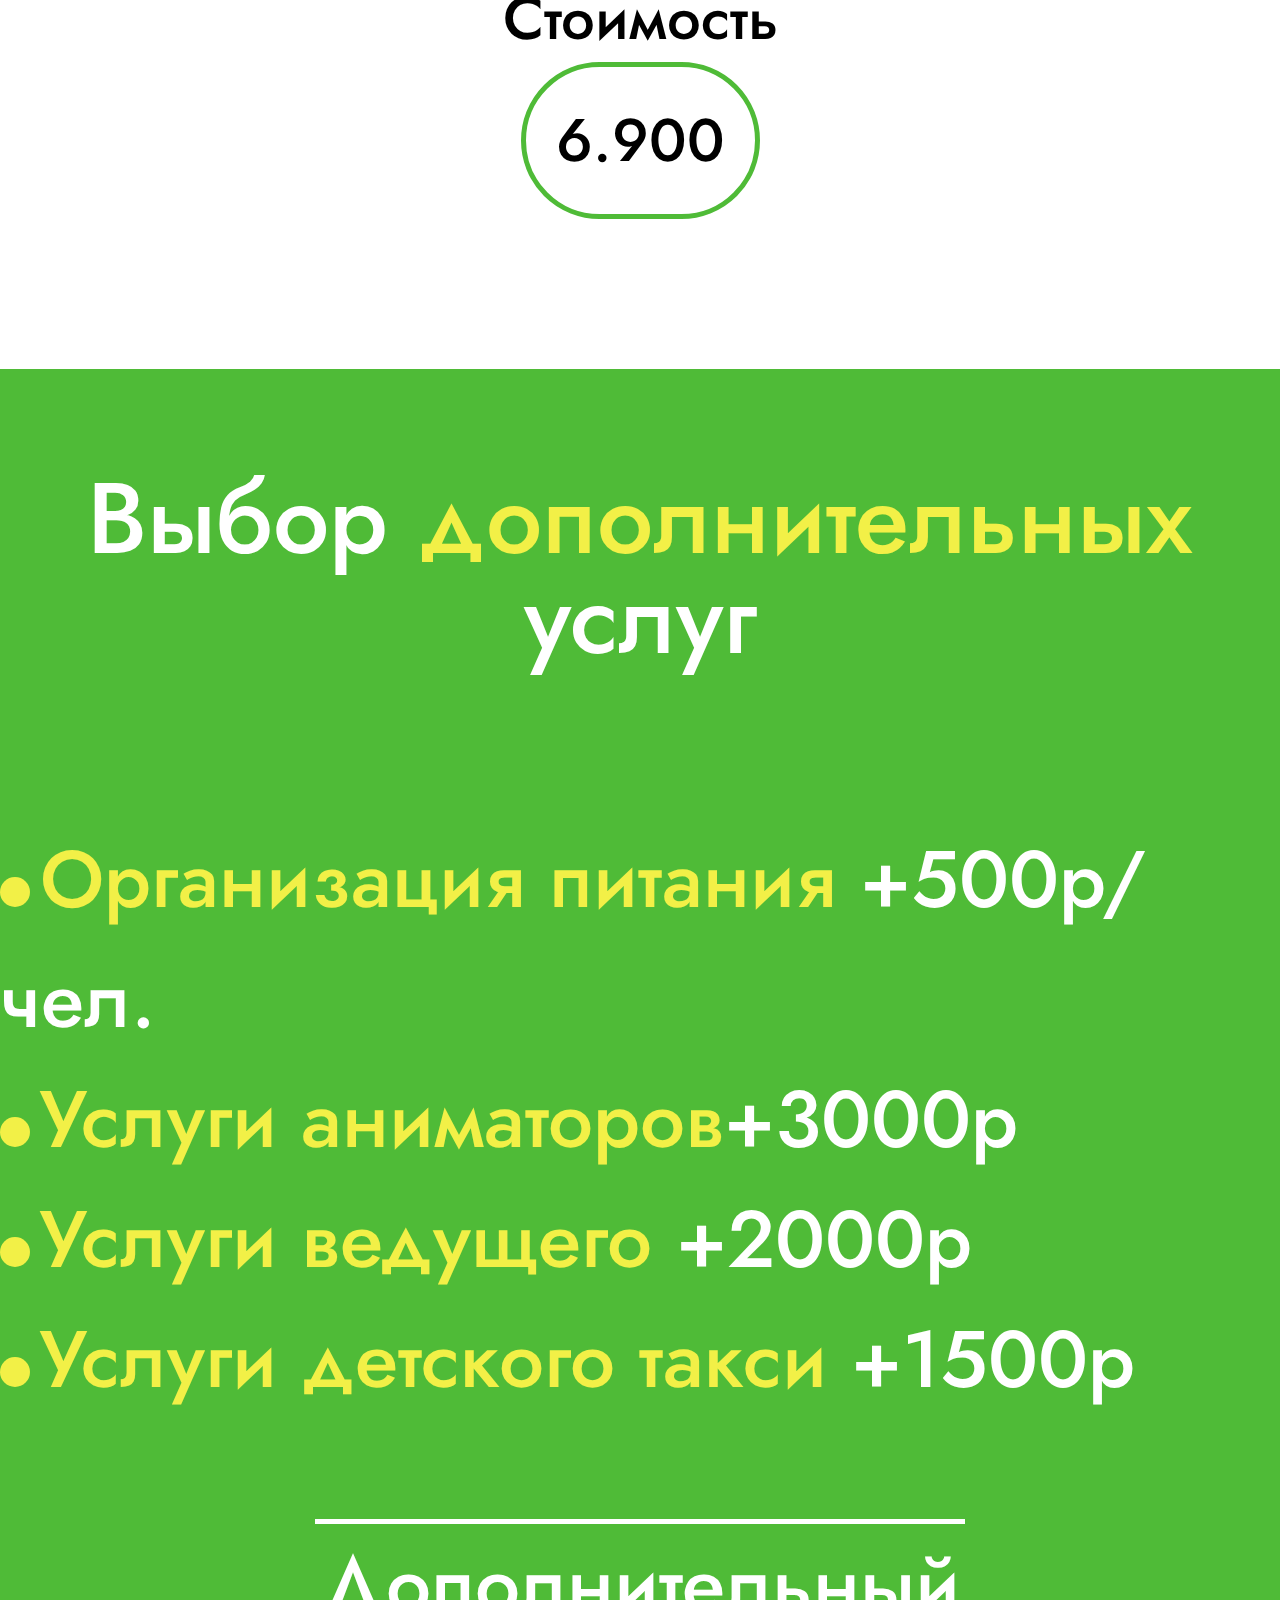
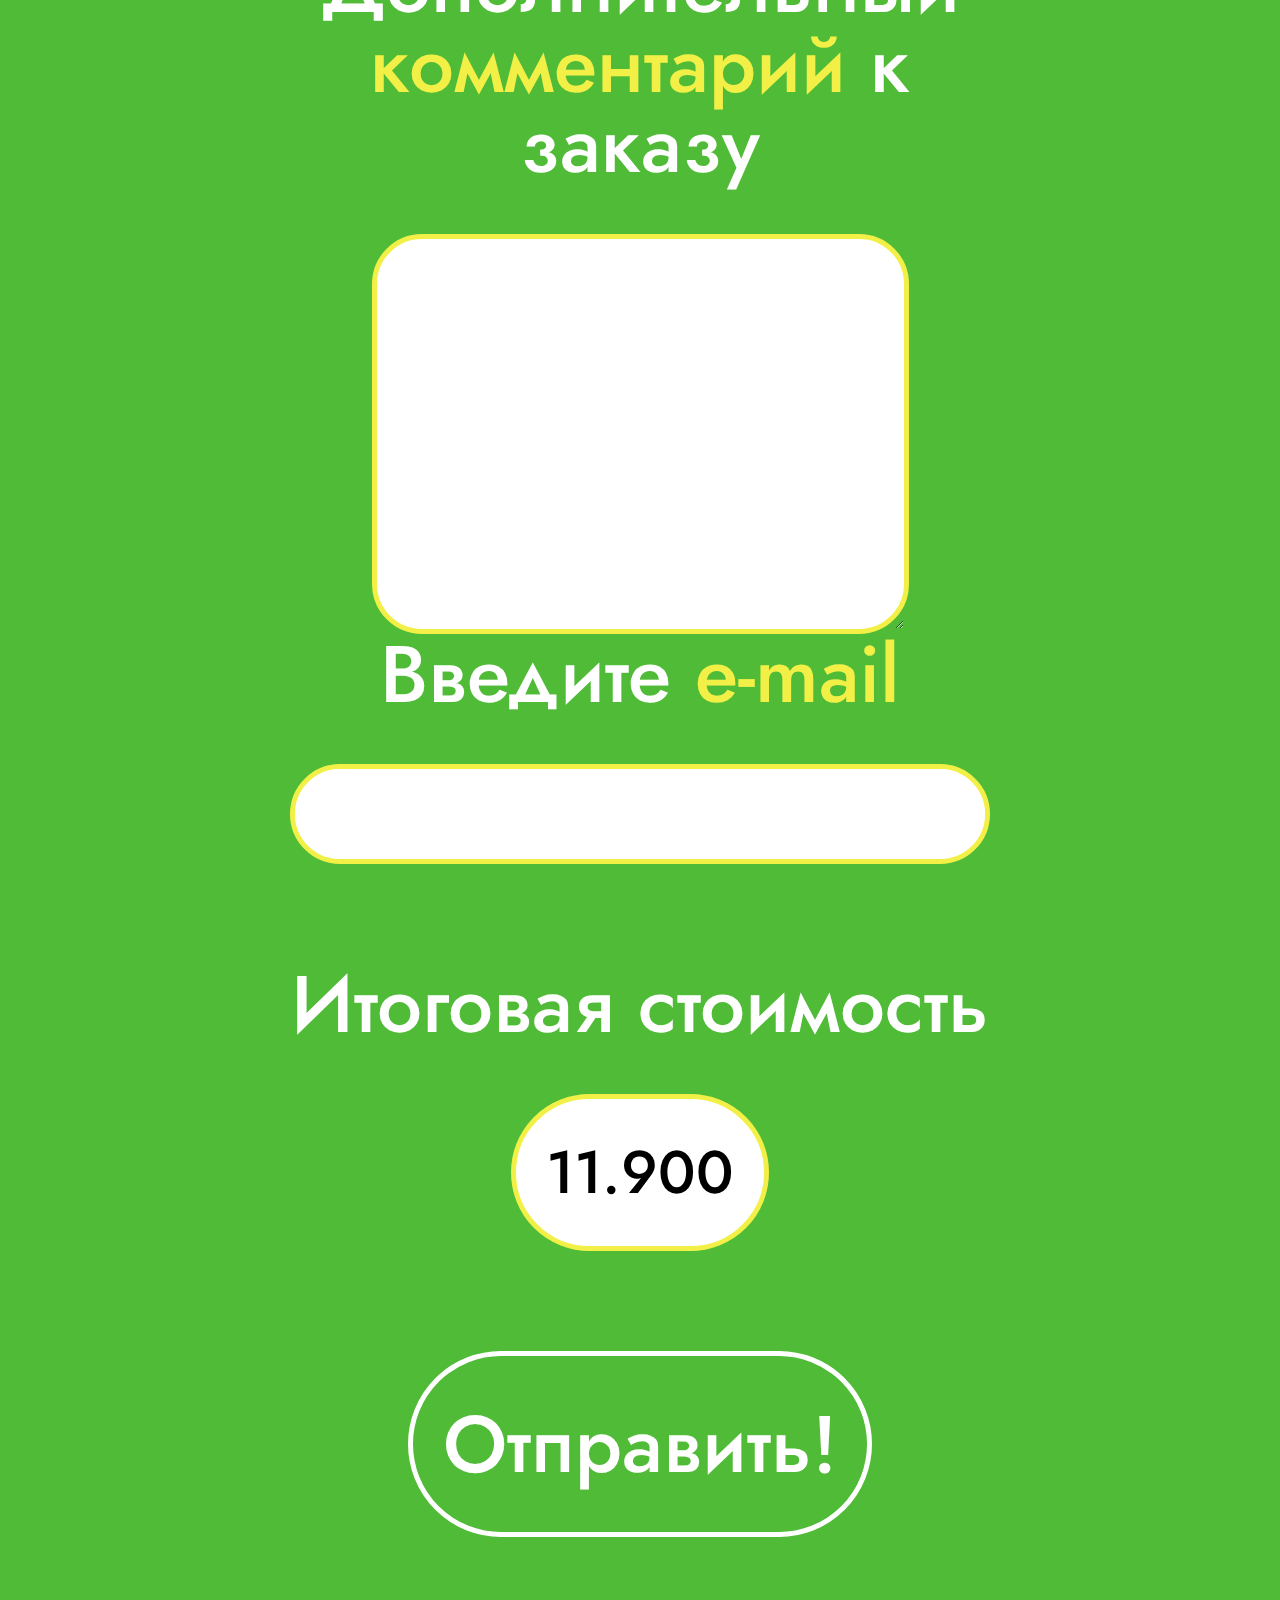
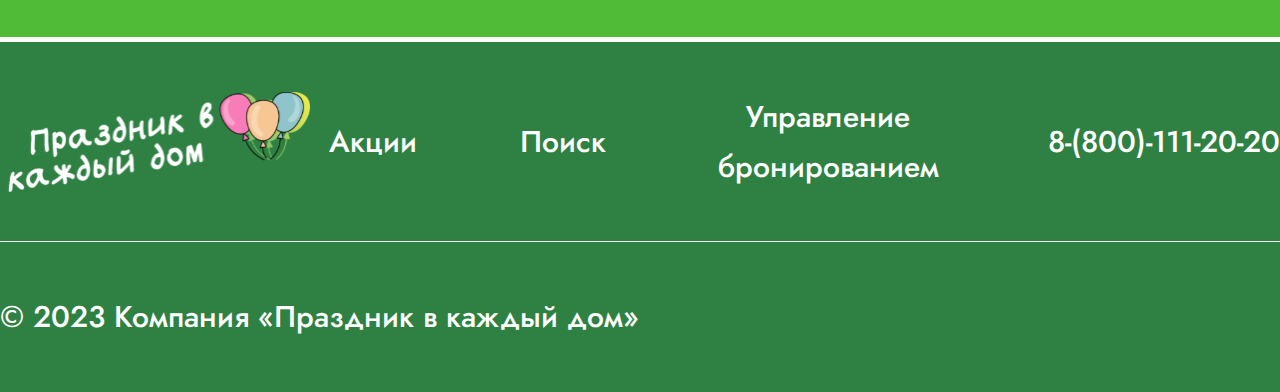
<file: page/booking.html>
<!DOCTYPE html>
<html lang="ru">
  <head>
    <meta charset="UTF-8" />
    <meta http-equiv="X-UA-Compatible" content="IE=edge" />
    <meta name="viewport" content="width=device-width, initial-scale=1.0" />
    <title>Праздник в каждый дом</title>
    <link rel="stylesheet" href="../css/style.css" />
    <link rel="stylesheet" href="../css/booking.css" />
  </head>
  <body>
    <div class="wrapper">
      <header class="header">
        <div class="header__container">
          <a href="index.html" class="header__logo">
            <img src="../img/logo.svg" alt="Логотип" />
          </a>
          <nav class="header__menu menu">
            <ul class="menu__list">
              <li class="menu__item">
                <a href="#actions" class="menu__link">Акции</a>
              </li>

              <li class="menu__item">
                <a href="search.html" class="menu__link">Поиск</a>
              </li>

              <li class="menu__item item_bronir">
                <a href="booking.html" class="menu__link"
                  >Управление бронированием</a
                >
              </li>
            </ul>
          </nav>
        </div>
      </header>

      <div class="bookingMain">
        <div class="bookingMain__container">
          <div class="bookingMain__title title">
            Данные <span style="color: #4fbb37">о заказе</span>
          </div>
          <div class="bookingMain__storage">
            <div class="storage__list">
              <div class="storage__items">
                <div class="storage__title">Регион</div>
                <div class="storage__info">Оренбургская область</div>
              </div>
              <div class="storage__items">
                <div class="storage__title second">Адрес локации</div>
                <div class="storage__info">ТЦ Север, ул. Пушкина 36</div>
              </div>
              <div class="storage__items">
                <div class="storage__title">Дата мероприятия</div>
                <div class="storage__info">26.10.2023</div>
              </div>
              <div class="storage__items">
                <div class="storage__title second">Количество человек</div>
                <div class="storage__info">16</div>
              </div>
              <div class="bookingMain__count">
                <div class="count__title">Стоимость</div>
                <div class="count__info">6.900</div>
              </div>
            </div>
          </div>
        </div>
      </div>

      <div class="selectAddition">
        <div class="selectAddition__container">
          <div class="selectAddition__title title">
            Выбор <span style="color: #f2f047">дополнительных</span> услуг
          </div>
          <form class="selectAddition__list">
            <div class="selectAddition__item">
              <input type="checkbox" name="add" id="add1" />
              <label for="add1"
                >Организация питания
                <span style="color: #fff">+500р/чел.</span></label
              >
            </div>

            <div class="selectAddition__item">
              <input type="checkbox" name="add" id="add2" />
              <label for="add2"
                >Услуги аниматоров<span style="color: #fff">+3000р</span>
              </label>
            </div>

            <div class="selectAddition__item">
              <input type="checkbox" name="add" id="add3" />
              <label for="add3"
                >Услуги ведущего <span style="color: #fff">+2000р</span></label
              >
            </div>

            <div class="selectAddition__item">
              <input type="checkbox" name="add" id="add4" />
              <label for="add4"
                >Услуги детского такси
                <span style="color: #fff">+1500р</span></label
              >
            </div>
          </form>

          <div class="selectAddition__title-comment">
            Дополнительный <span style="color: #f2f047">комментарий</span> к
            заказу
          </div>
          <form class="selectAddition__comment">
            <textarea name="comment" id="comm" cols="30" rows="10"></textarea>
          </form>

          <div class="selectAddition__title-email">
            Введите <span style="color: #f2f047">e-mail</span>
          </div>
          <form class="selectAddition__email">
            <input type="email" name="email" id="email1" />
          </form>
          <div class="selectAddition__count-title">Итоговая стоимость</div>
          <div class="selectAddition__count">11.900</div>
          <input
            type="submit"
            class="selectAddition__button button"
            value="Отправить!"
          />
        </div>
      </div>

      <footer class="footer">
        <div class="footer__container">
          <div class="footer__info">
            <a href="index.html" class="footer__logo">
              <img src="../img/logo2.svg" alt="Логотип" />
            </a>
            <nav class="footer__menu">
              <ul class="footer__list">
                <li class="footer__item">
                  <a href="#actions" class="footer__link">Акции</a>
                </li>
                <li class="footer__item">
                  <a href="search.html" class="footer__link">Поиск</a>
                </li>
                <li class="footer__item">
                  <a href="booking.html" class="footer__link"
                    >Управление бронированием</a
                  >
                </li>
                <li class="footer__item">
                  <a href="" class="footer__link">8-(800)-111-20-20</a>
                </li>
              </ul>
            </nav>
          </div>
          <div class="footer__sertif">
            <p>© 2023 Компания «Праздник в каждый дом»</p>
          </div>
        </div>
      </footer>
    </div>
  </body>
</html>
</file>
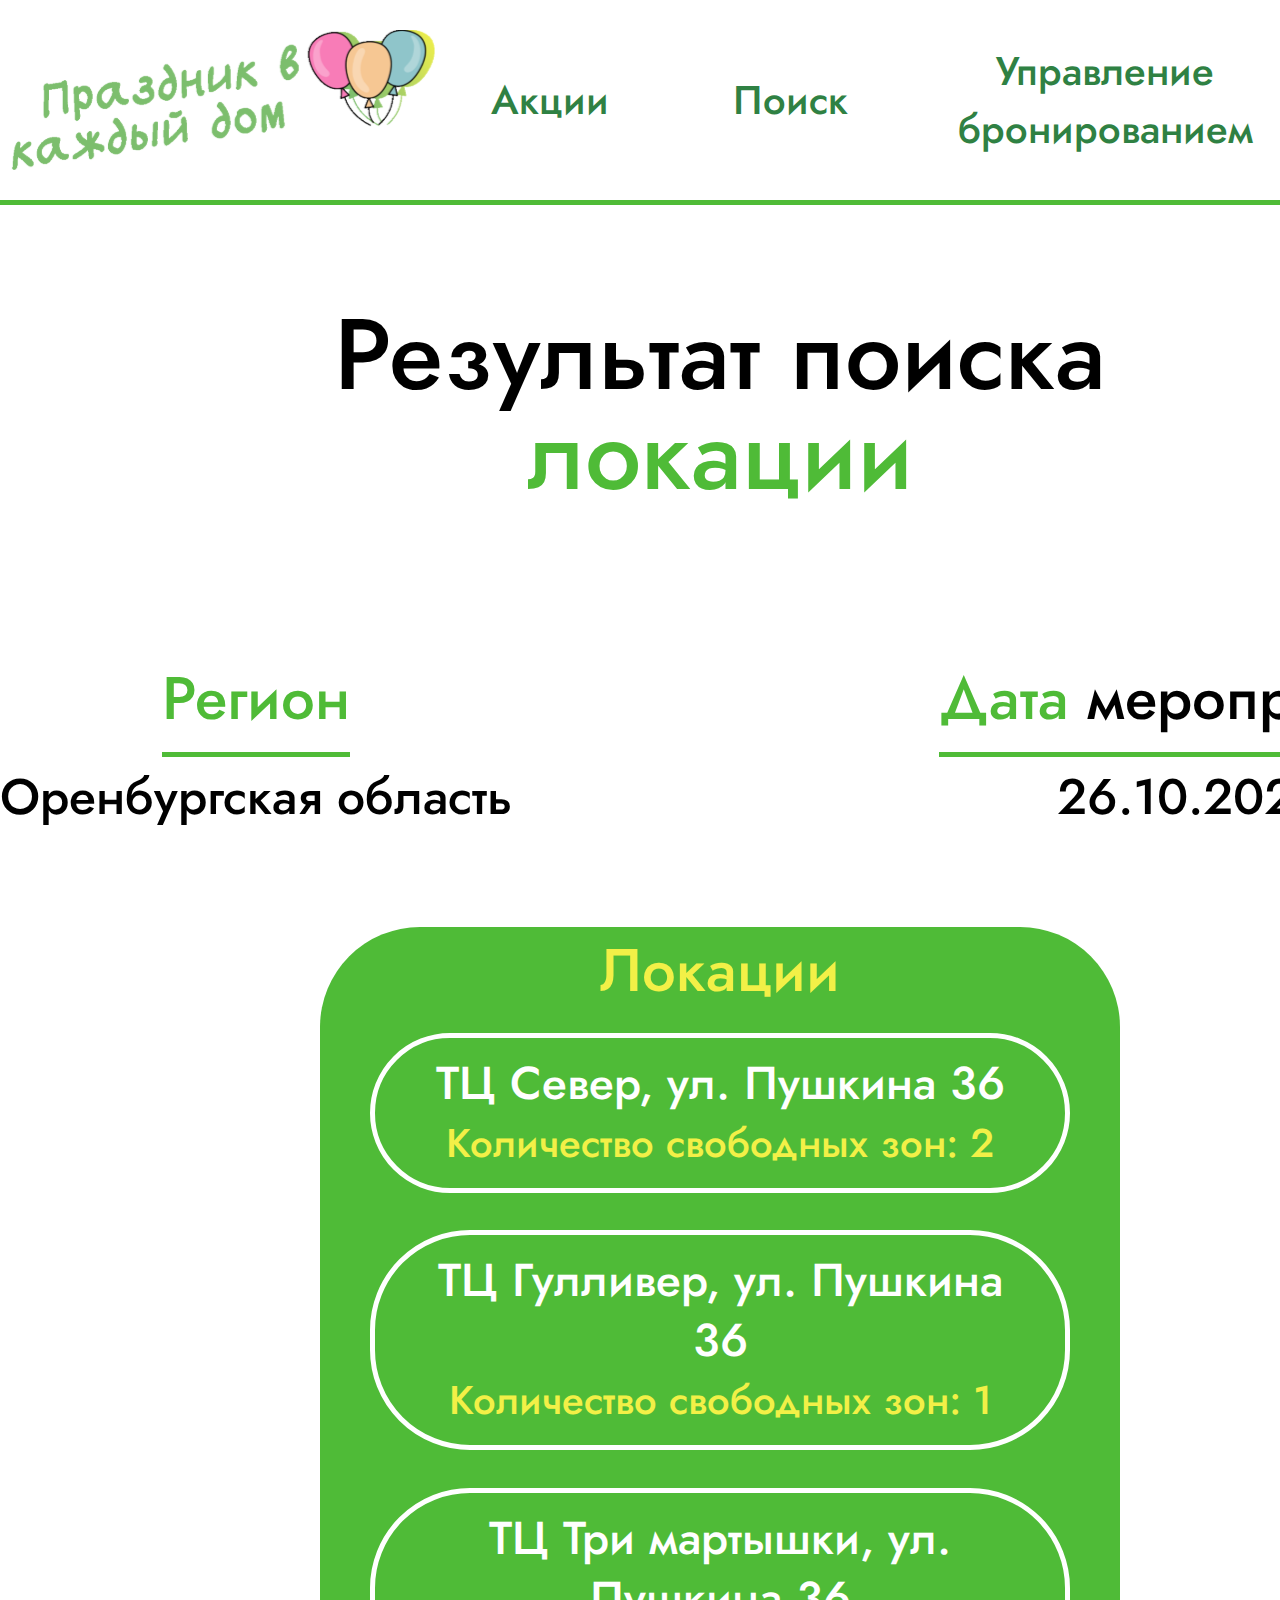
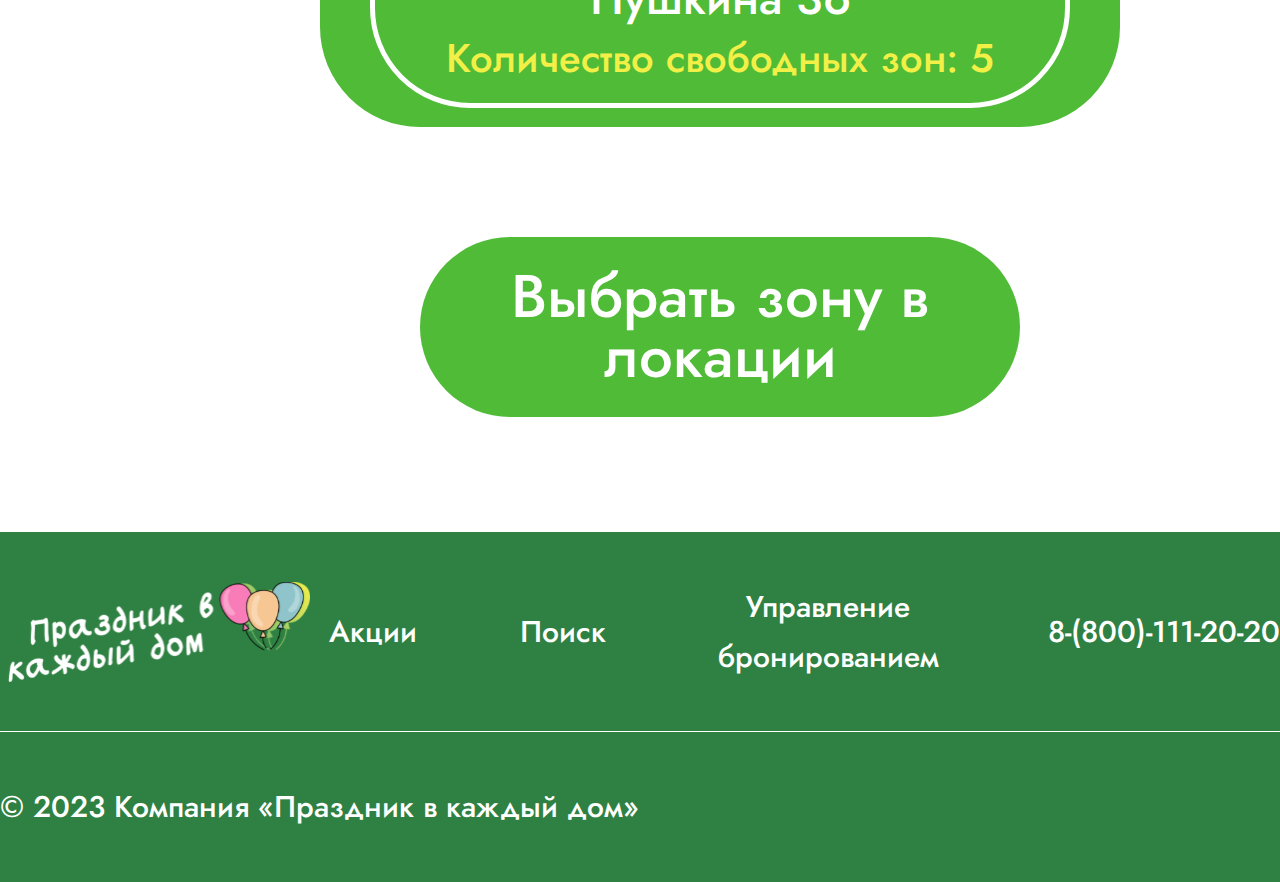
<file: page/search.html>
<!DOCTYPE html>
<html lang="ru">
  <head>
    <meta charset="UTF-8" />
    <meta http-equiv="X-UA-Compatible" content="IE=edge" />
    <meta name="viewport" content="width=device-width, initial-scale=1.0" />
    <title>Праздник в каждый дом</title>
    <link rel="stylesheet" href="../css/style.css" />
    <link rel="stylesheet" href="../css/search.css" />
  </head>
  <body>
    <div class="wrapper">
      <header class="header">
        <div class="header__container">
          <a href="index.html" class="header__logo">
            <img src="../img/logo.svg" alt="Логотип" />
          </a>
          <nav class="header__menu menu">
            <ul class="menu__list">
              <li class="menu__item">
                <a href="#actions" class="menu__link">Акции</a>
              </li>

              <li class="menu__item">
                <a href="search.html" class="menu__link">Поиск</a>
              </li>

              <li class="menu__item item_bronir">
                <a href="booking.html" class="menu__link"
                  >Управление бронированием</a
                >
              </li>
            </ul>
          </nav>
        </div>
      </header>
      <main class="searchMain">
        <div class="searchMain__container">
          <div class="searchMain__title title">
            Результат поиска <span style="color: #4fbb37">локации</span>
          </div>

          <div class="searchMain__info">
            <div class="info__region">
              <h1 class="info__title">Регион</h1>
              <h2 class="info__subtitle">Оренбургская область</h2>
            </div>
            <div class="info__data">
              <h1 class="info__title">
                Дата <span style="color: #000">мероприятия</span>
              </h1>
              <h2 class="info__subtitle">26.10.2023</h2>
            </div>
          </div>

          <div class="searchMain__location">
            <div class="location__block">
              <div class="location__title">Локации</div>
              <form class="location__list">
                <div class="location__item">
                  <input id="radio1" type="radio" name="location" value="1" />
                  <label for="radio1">
                    <h1>ТЦ Север, ул. Пушкина 36</h1>
                    <h2>Количество свободных зон: 2</h2>
                  </label>
                </div>
                <div class="location__item">
                  <input id="radio2" type="radio" name="location" value="2" />
                  <label for="radio2">
                    <h1>ТЦ Гулливер, ул. Пушкина 36</h1>
                    <h2>Количество свободных зон: 1</h2>
                  </label>
                </div>
                <div class="location__item">
                  <input id="radio3" type="radio" name="location" value="3" />
                  <label for="radio3">
                    <h1>ТЦ Три мартышки, ул. Пушкина 36</h1>
                    <h2>Количество свободных зон: 5</h2>
                  </label>
                </div>
              </form>
            </div>
          </div>

          <div class="searchMain__search">
            <form action="seat.html">
              <button class="search__button button">
                Выбрать зону в локации
              </button>
            </form>
          </div>
        </div>
      </main>
      <footer class="footer">
        <div class="footer__container">
          <div class="footer__info">
            <a href="index.html" class="footer__logo">
              <img src="../img/logo2.svg" alt="Логотип" />
            </a>
            <nav class="footer__menu">
              <ul class="footer__list">
                <li class="footer__item">
                  <a href="#actions" class="footer__link">Акции</a>
                </li>
                <li class="footer__item">
                  <a href="search.html" class="footer__link">Поиск</a>
                </li>
                <li class="footer__item">
                  <a href="booking.html" class="footer__link"
                    >Управление бронированием</a
                  >
                </li>
                <li class="footer__item">
                  <a href="" class="footer__link">8-(800)-111-20-20</a>
                </li>
              </ul>
            </nav>
          </div>
          <div class="footer__sertif">
            <p>© 2023 Компания «Праздник в каждый дом»</p>
          </div>
        </div>
      </footer>
    </div>
  </body>
</html>
</file>
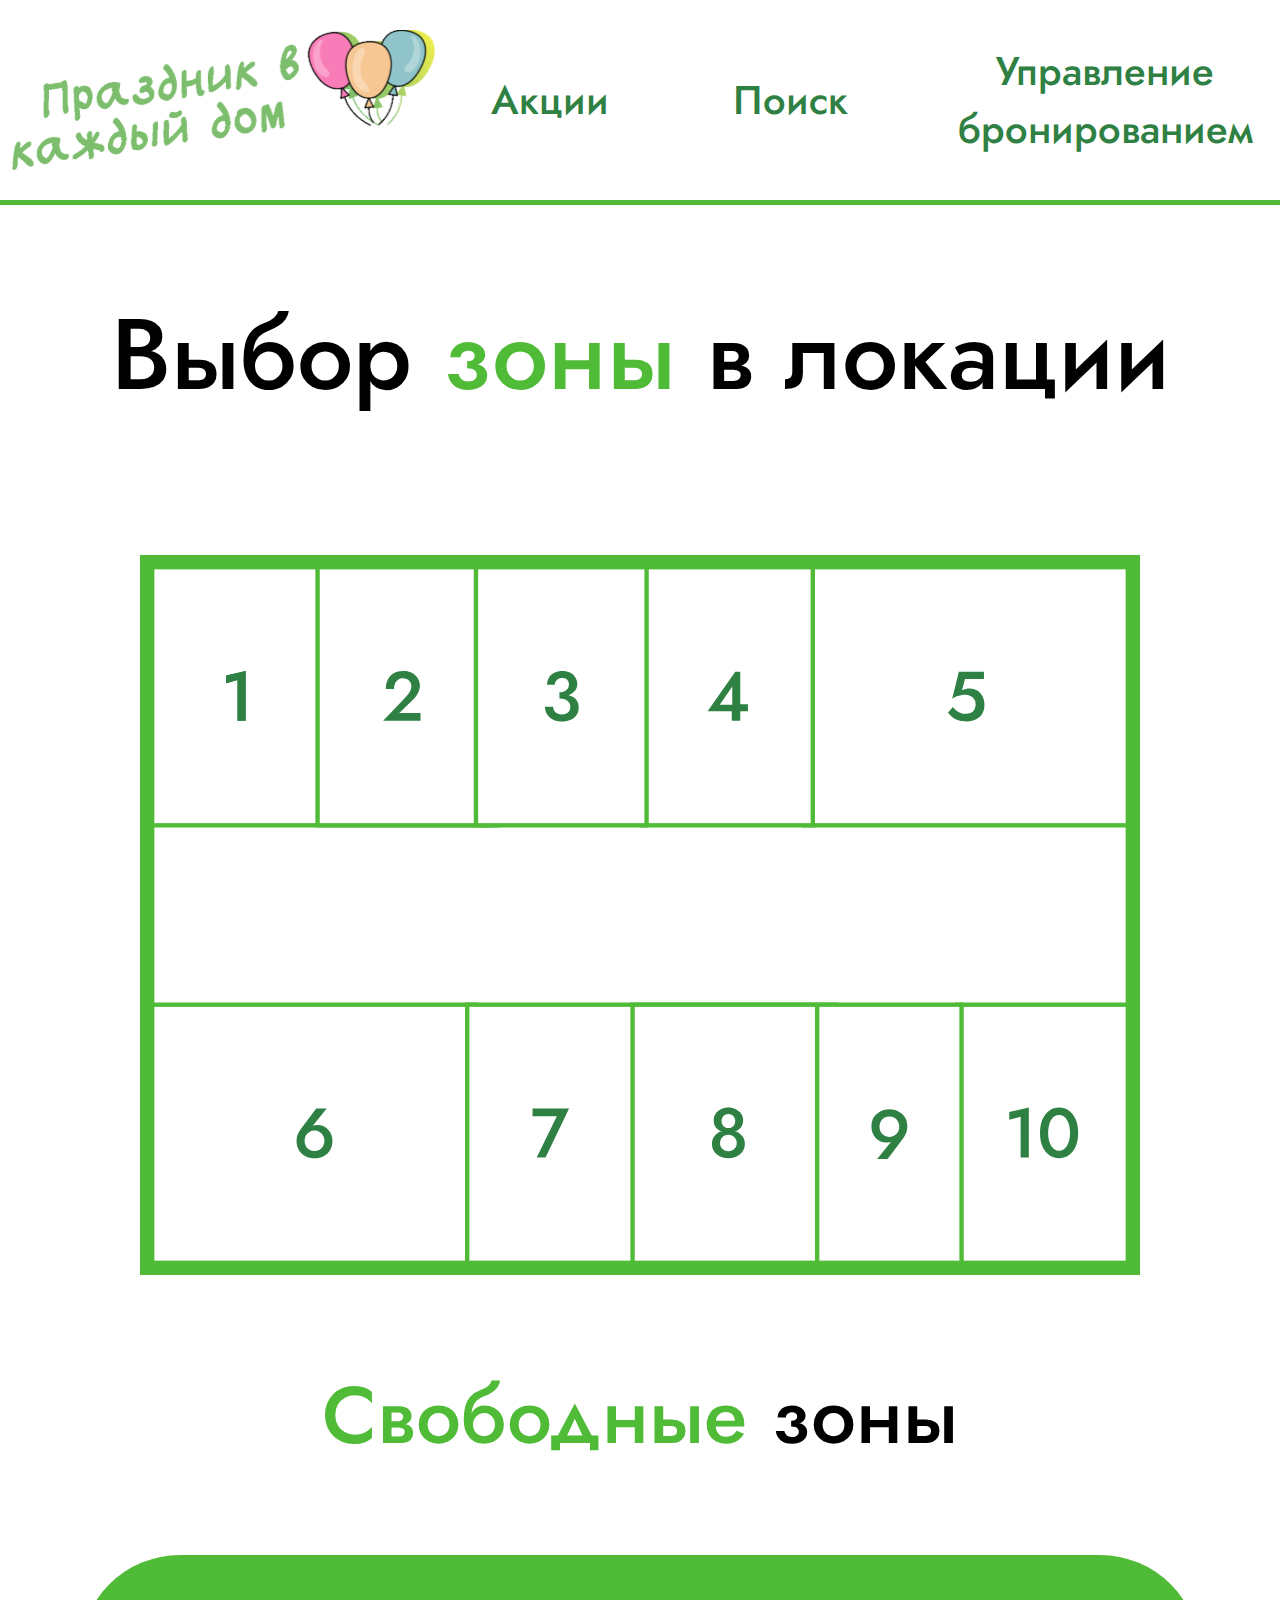
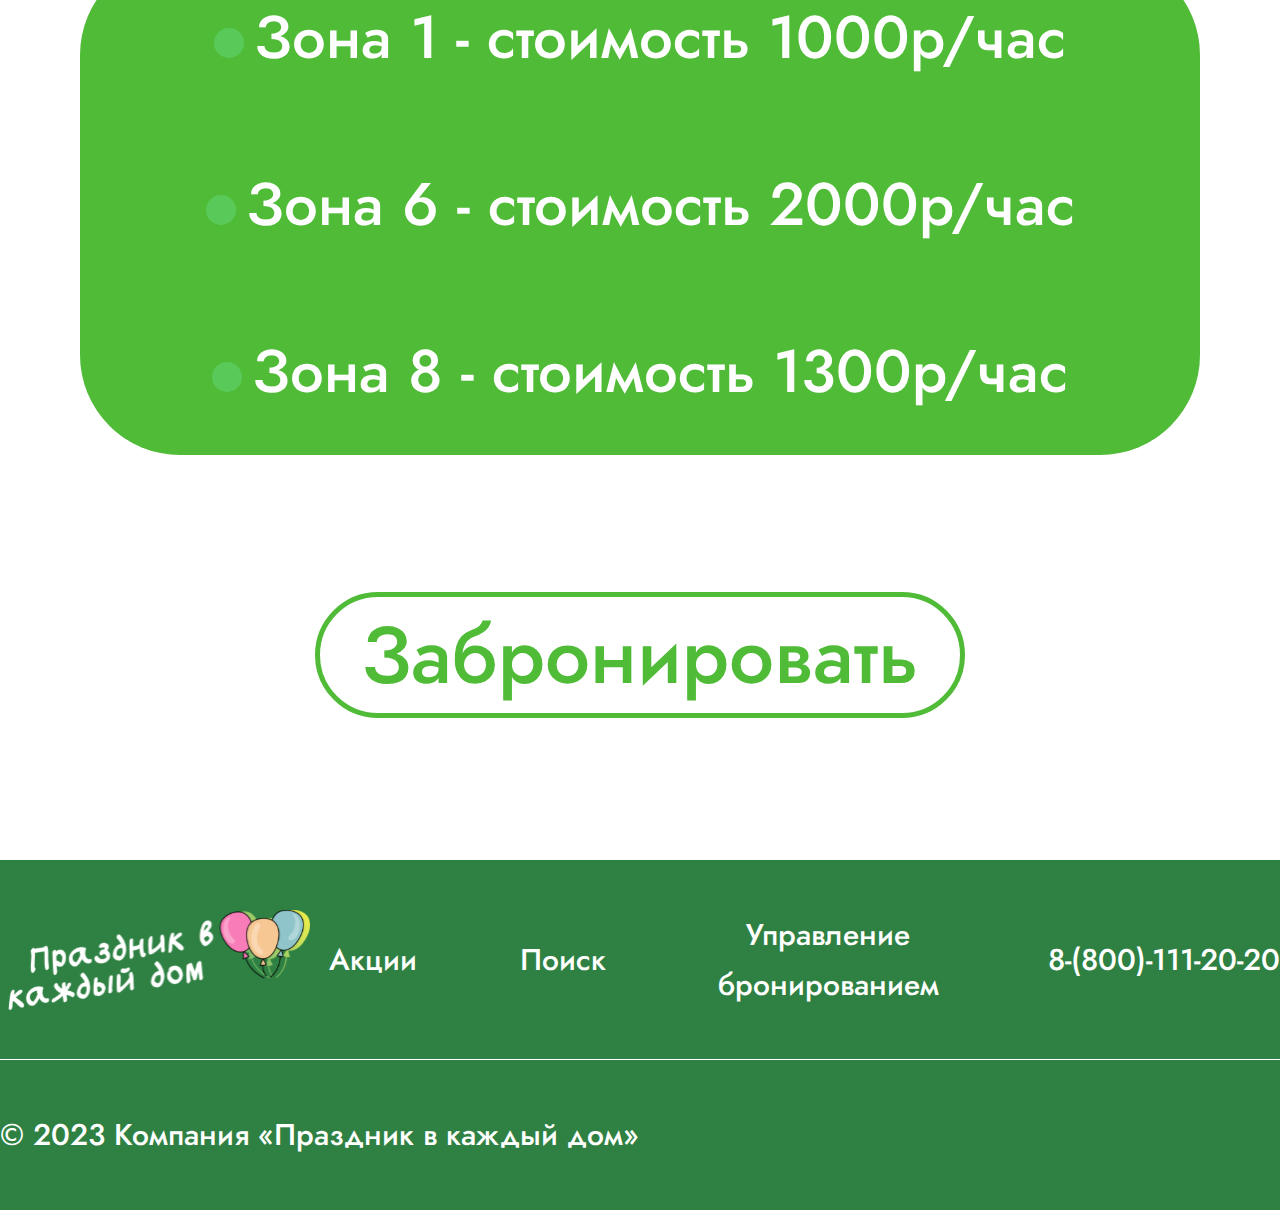
<file: page/seat.html>
<!DOCTYPE html>
<html lang="ru">
  <head>
    <meta charset="UTF-8" />
    <meta http-equiv="X-UA-Compatible" content="IE=edge" />
    <meta name="viewport" content="width=device-width, initial-scale=1.0" />
    <title>Праздник в каждый дом</title>
    <link rel="stylesheet" href="../css/style.css" />
    <link rel="stylesheet" href="../css/seat.css" />
  </head>
  <body>
    <div class="wrapper">
      <header class="header">
        <div class="header__container">
          <a href="index.html" class="header__logo">
            <img src="../img/logo.svg" alt="Логотип" />
          </a>
          <nav class="header__menu menu">
            <ul class="menu__list">
              <li class="menu__item">
                <a href="#actions" class="menu__link">Акции</a>
              </li>

              <li class="menu__item">
                <a href="search.html" class="menu__link">Поиск</a>
              </li>

              <li class="menu__item item_bronir">
                <a href="booking.html" class="menu__link"
                  >Управление бронированием</a
                >
              </li>
            </ul>
          </nav>
        </div>
      </header>

      <main class="zoneMain">
        <div class="zoneMain__container">
          <div class="zoneMain__title title">
            Выбор <span style="color: #4fbb37">зоны</span> в локации
          </div>
          <div class="zoneMain__grafic">
            <img src="../img/location.svg" alt="zones" class="grafic__image" />
          </div>

          <div class="zoneMain__freeTitle">
            <span style="color: #4fbb37">Свободные</span> зоны
          </div>
          <form class="zoneMain__list">
            <div class="zoneMain__item">
              <input type="radio" name="zone" id="zone1" />
              <label for="zone1">Зона 1 - стоимость 1000р/час</label>
            </div>

            <div class="zoneMain__item">
              <input type="radio" name="zone" id="zone2" />
              <label for="zone2">Зона 6 - стоимость 2000р/час</label>
            </div>

            <div class="zoneMain__item">
              <input type="radio" name="zone" id="zone3" />
              <label for="zone3">Зона 8 - стоимость 1300р/час</label>
            </div>
          </form>

          <div class="zoneMain__bron">
            <form action="booking.html">
              <button class="zoneMain__button button">Забронировать</button>
            </form>
          </div>
        </div>
      </main>

      <footer class="footer">
        <div class="footer__container">
          <div class="footer__info">
            <a href="index.html" class="footer__logo">
              <img src="../img/logo2.svg" alt="Логотип" />
            </a>
            <nav class="footer__menu">
              <ul class="footer__list">
                <li class="footer__item">
                  <a href="#actions" class="footer__link">Акции</a>
                </li>
                <li class="footer__item">
                  <a href="search.html" class="footer__link">Поиск</a>
                </li>
                <li class="footer__item">
                  <a href="booking.html" class="footer__link"
                    >Управление бронированием</a
                  >
                </li>
                <li class="footer__item">
                  <a href="" class="footer__link">8-(800)-111-20-20</a>
                </li>
              </ul>
            </nav>
          </div>
          <div class="footer__sertif">
            <p>© 2023 Компания «Праздник в каждый дом»</p>
          </div>
        </div>
      </footer>
    </div>
  </body>
</html>
</file>
<file: css/style.css>
@charset "UTF-8";
@import url('https://fonts.googleapis.com/css2?family=Jost:ital,wght@0,400;0,500;1,400;1,500&display=swap');

 /*Обнуление*/
* {
  padding: 0;
  margin: 0;
  border: 0;
}

*, *:before, *:after {
  -webkit-box-sizing: border-box;
  box-sizing: border-box;
}

:focus, :active {
  outline: none;
}

a:focus, a:active {
  outline: none;
}

nav, footer, header, aside {
  display: block;
}

html, body {
  height: 100%;
  width: 100%;
  font-size: 100%;
  line-height: 1;
  font-size: 14px;
  -ms-text-size-adjust: 100%;
  -moz-text-size-adjust: 100%;
  -webkit-text-size-adjust: 100%;
}

input, button, textarea {
  font-family: inherit;
}

input::-ms-clear {
  display: none;
}

button {
  cursor: pointer;
}

button::-moz-focus-inner {
  padding: 0;
  border: 0;
}

a, a:visited {
  text-decoration: none;
}

a:hover {
  text-decoration: none;
}

ul li {
  list-style: none;
}

img {
  vertical-align: top;
}

h1, h2, h3, h4, h5, h6 {
  font-size: inherit;
  font-weight: inherit;
}

/*--------------------*/
.wrapper{
  overflow: hidden;
  display: flex;
  flex-direction: column;
  min-height: 100%;
}
[class*="__container"]{
  max-width: 1440px;
  margin: 0 auto;
}

/* ШАПКА */

.title{
text-align: center;
font-family: Jost;
font-size: 100px;
font-style: normal;
font-weight: 500;
padding-bottom: 150px;
}

.main{
  flex: 1 1 auto;
}

.header {
  max-width: 100%;
  min-height: 200px;
  border-bottom: 5px solid #4FBB37;
}
.header__container {
  display: flex;
  align-items:center;
  min-height: 200px;
}
.header__logo {
  max-width: 435px;
  min-height: 140px;
}
.menu{
  display: flex;
  justify-content: flex-end;
}

.header__menu {
  flex: 1 1 auto;
}
.menu__list {
  display: flex;
  justify-content: flex-end;
  align-items:center;
  gap: 40px;
}
.menu__item {
  display: flex;
  justify-content: center;
  align-items:center;
  min-width: 200px;
  max-width: 310px;
  min-height: 70px;
  
  border-radius: 15px;
  background-color: #ffffff;
  transition:2s cubic-bezier(0.075, 0.82, 0.165, 1);  
}
.item_bronir{
  min-width: 320px;
  max-width: 350px;
  min-height: 125px;
}

.menu__item:hover{
  border-radius: 15px;
  background-color: #4FBB37;
  transition:2s cubic-bezier(0.075, 0.82, 0.165, 1);
  .menu__link{
    color: #FFF;
    
  }
}

.menu__link {
  text-align: center;
  font-family: Jost;
  font-size: 40px;
  font-style: normal;
  font-weight: 500;
  line-height: normal;
  color: #2F8143;
}

/* ОСНОВНОЙ КОНТЕНТ */

.main {
  max-width: 100%;
  min-height: fit-content;
  background-image: url(../img/backimg.png);
  background-repeat: no-repeat;
  background-position: center;
}
.main__container {
}
.main__about {
  display: flex;
  flex-direction: column;
  flex:1 1 auto;
}
.about__title {
  display: flex;
  flex-direction: column;
  justify-content: center;
  align-items: center;
  gap: 20px;

  color: #000;
}

.about__img{
  animation-duration: 2s;
  animation-name: aboutImg;
}

@keyframes aboutImg {
  0%{
    margin-left: 2000px;
  }

  100%{
    margin-left: 0px;
  }
}

.about__title-text{
  animation-duration: 3s;
  animation-name: aboutTitle;
}

@keyframes aboutTitle {
  0%{
    font-size: 50px;
  }

  100%{
    font-size: 100px;
  }
}

.about__infografic {
  display: flex;
  flex-direction: column;
  margin-top: 105px;
}

.infografic__item{
  display: flex;
  flex: 1 1 auto;
  min-width: 100%;
  height: 150px;
}
.right {
  align-items:center;
  justify-content: flex-start;
}

.left {
justify-content: flex-end;
align-items:center;
}
[class*="inforgrafic__info"]{
  display: flex;
  min-width: 860px;
  height: 100%;
  background-color: #4FBB37;
  justify-content: space-between;
  align-items:center

}
.inforgrafic__info-left{
  flex-direction: row-reverse;
  border-radius: 50px;
  border-top-right-radius: 100px;
  border-bottom-right-radius: 100px;
}
.inforgrafic__info-right{
  flex-direction: row;
  border-radius: 50px;
  border-top-left-radius: 100px;
  border-bottom-left-radius: 100px;
}



.infografic__number {
  display: flex;
  min-width: 150px;
  height: 100%;
  align-items:center;
  justify-content: center;
  background-color:#FFF;
  border: 10px solid #4FBB37;
  border-radius:100px;

  color: #000;
  text-align: center;
  font-family: Jost;
  font-size: 80px;
  font-style: normal;
  font-weight: 500; 
}

.infografic__title {
display: flex;
flex: 1 1 auto;
align-items:center;
justify-content: center;
color: #FFF;
text-align: center;
font-family: Jost;
font-size: 45px;
font-style: normal;
font-weight: 500;
line-height: 45px;
max-width: 530px;
}

.infografic__icon {
display: flex;
flex: 1 1 auto;
align-items:center;
justify-content: center;
}

.infografic__rightline {
  width: 780px;
  height: 100px;
  border-right: 10px solid #4FBB37;
  animation: duration 4s;
  animation-name:rightline;
}

.infografic__leftline {
  width: 655px;
  height: 100px;
  border-right: 10px solid #4FBB37;
  animation: duration 4s;
  animation-name:leftline;
}

@keyframes rightline {
  0%{
    height: 50px;
  }

  100%{
    height: 100px;
  }
}

@keyframes leftline {
  0%{
    height: 50px;
  }

  100%{
    height: 100px;
  }
}


.company {
  margin-top: 150px;
  padding-top: 200px;
  padding-bottom: 150px;
  background-color:#00AE2A;
  color:#FFF;
}
.company__container{

}
.company__title {
display: flex;
flex:1 1 auto;
align-items:center;
justify-content: center;
color: #FFF;
line-height: 130px;
}
.company__subtitle {
display: flex;
flex:1 1 auto;
align-items:center;
justify-content: space-between;
padding-bottom: 150px;

color: #FFF;
font-family: Jost;
font-size: 60px;
font-style: normal;
font-weight: 500;
line-height: 60px; 
}
.company__review {
display: flex;
flex-direction: column;
align-items:center;

}
.review__title {
}
.review__desk {
display: flex;
min-width: 100%;
flex-direction: row;
justify-content: space-between;
}

.review__list {
display: flex;
flex: 1 1 auto;
flex-direction: row;
justify-content: space-around;
}
.review__item {
  max-width: 400px;
  height: 540px;
}

.review__scroll-right {
background: none;
}
.review__scroll-left {
background: none;
}



.locSearch {
  margin-top: 150px;
  min-width: 100%;
  padding-bottom: 150px;
}
.locSearch__container {
}
.locSearch__title {

}
.locSearch__select {
  display: flex;
  flex-direction: row;
  flex: 1 1 auto;
  justify-content: space-between;
}
.select__title {
color: #4FBB37;
font-family: Jost;
font-size: 80px;
font-style: normal;
font-weight: 500;
line-height: normal; 
}
.select__place {
display: flex;
flex-direction: column;
justify-content: center;
align-items: center;
}



.select__opt {
}
.place_option {
background-color: #D9D9D9;
border-radius: 10px;
text-align: center;
font-family: Jost;
font-size: 30px;
font-style: normal;
font-weight: 500;
line-height: normal; 
 width: 500px;
  height: 100px;

  
}
.option{
  text-align: center;
font-family: Jost;
font-size: 30px;
font-style: normal;
font-weight: 500;
line-height: normal; 
width: 50px;
height: 50px;
}
.place_option:hover{
    
      background-color:#4FBB37;
      color:#FFF;
 
}
.select__date {
display: flex;
flex-direction: column;
justify-content: center;
align-items: center;
}
.locSearch__endSelect {
display: flex;
padding-top: 150px;
flex-direction: column;
flex: 1 1 auto;
justify-content: center;
align-items: center;
}
.endSelect__people {
display: flex;
flex-direction: column;
justify-content: center;
align-items: center;

}
.button{
border-radius: 100px;
  color: #FFF;
  font-family: Jost;
  font-size: 80px;
  font-style: normal;
  font-weight: 500;
  line-height: normal;
}
.endSelect__search {
  margin-top: 150px;
  min-width: 400px;
  height: 150px;
  background-color: #4FBB37;
  transition: .3s ;
   
}
.endSelect__search:hover{
  background-color: #ffffff;
  color:#4FBB37;
  border:5px solid #4FBB37;
}



.action {
background-color:#4FBB37;
min-width: 100%;
}
.action__container {
}
.action-title{
padding-top: 150px;
color: #FFF;
}
.action__content {
display: flex;
flex-direction: row;
flex:1 1 auto;
justify-content: space-between;
align-items:center;
}
.action__items {
display: flex;
flex-direction: column;
justify-content: center;
align-items:center;
text-align: center;
}
.action__img {
max-width: 500px;
height: 310px;
border: 5px solid #FFF;
border-radius: 15px;
}
.action__title {
text-align: center;
color: #FFF;
font-family: Jost;
font-size: 60px;
font-style: normal;
font-weight: 500;
line-height: normal; 
}
.action__subtitle {
max-width: 488px;
color: #F2F047;
text-align: center;
font-family: Jost;
font-size: 40px;
font-style: normal;
font-weight: 500;
line-height: 40px;
}
.action__info {
margin-top: 50px;
font-size: 40px;
color: #FFF;
width: 300px;
height: 100px;
border-radius: 100px;
border: 5px solid #FFF;
background: #4FBB37; 
}

.action__info:hover{
background-color: #ffffff;
  color:#4FBB37;
  border:5px solid #4FBB37;
transition: .3s;
}
.action__sales {
display: flex;
flex-direction: column;
align-items: center;
color: #FFF;
margin-top: 60px;

text-align: center;
font-family: Jost;
font-size: 80px;
font-style: normal;
font-weight: 500;
line-height: 80px;

justify-content: center; 
}
.sales__title {
padding-top: 60px;
border-top: 5px solid #FFF;
max-width: 1000px;
}

.sales__subtitle {
text-align: center;
color: #FFF;
font-family: Jost;
font-size: 60px;
font-style: normal;
font-weight: 500;
line-height: normal;
}
.sales__email {
margin-top: 30px;
font-family: Jost;
font-size: 35px;
padding: 15px;
width: 700px;
height: 100px;
border-radius: 10px;
background: #D9D9D9; 
}
.sales__follow {
margin-top: 50px;
margin-bottom: 150px;
font-size: 40px;
color: #FFF;
width: 300px;
height: 100px;
border-radius: 100px;
border: 5px solid #FFF;
background: #4FBB37; 
}
.sales__follow:hover{
background-color: #ffffff;
  color:#4FBB37;
  border:5px solid #4FBB37;
transition: .3s;
}





/* ПОДВАЛ */
.footer {
  background-color: #2F8143;
  max-width: 100%;
  min-height: 350px;
  border-top: 5px solid #FFF;
}
.footer__container {
  display: flex;
  flex-direction: column;
  min-height: 200px;
}
.footer__info{
  display: flex;
  flex:1 1 auto;
  flex-direction: row;
  align-items: center;
  height: 200px;
  border-bottom: 1px solid #FFF;
}
.footer__logo {
  max-width: 310px;
  max-height: 100px;
}
.footer__menu {
  flex: 1 1 auto;
}
.footer__list {
  display: flex;
  justify-content: flex-end;
  gap: 100px;
}
.footer__item {
  display: flex;
  justify-content: center;
  align-items:center;
  min-width: 90px;
  max-width: 240px;
  max-height: 70px;
}
.footer__link {
  text-align: center;
  font-family: Jost;
  font-size: 30px;
  font-style: normal;
  font-weight: 500;
  line-height: 50px; 
  color:#FFF
}
.footer__link:hover{
  color:rgb(163, 252, 163)
}
.footer__sertif {
  display: flex;
  justify-content: flex-start;
  align-items:center;
  height: 150px;
  font-family: Jost;
  font-size: 30px;
  font-style: normal;
  font-weight: 500;
  line-height: 50px; 
  color:#FFF
}
</file>
<file: css/booking.css>
.bookingMain {
        width: 100%;
        height: 100%;
}
.bookingMain__container {
        display: flex;
        flex-direction: column;
        justify-content: center;
        align-items: center;
}
.bookingMain__title {
        margin-top: 100px;
        margin-bottom: -100px;
}
.bookingMain__storage {
        display: flex;
        
        flex-direction: column;
        text-align: center;
        align-items: center;
}
.storage__list {
        display: flex;
        flex: 1 1 auto;
        flex-direction: column;
        align-items: center;
        justify-content: space-around;
        gap:50px

}
.storage__items {
        
}
.storage__title {
        color: #4fbb37;
        text-align: center;
        font-family: Jost;
        font-size: 60px;
        font-style: normal;
        font-weight: 500;
        line-height: normal;
        padding: 30px;
        background-color: #fff;
        border: 5px solid #4fbb37;
        border-radius: 50px;
        

}
.second{
                color:#fff;
                background-color: #4fbb37;
                border: 5px solid #ffffff;
        }
.storage__info {
color: #000;
text-align: center;
font-family: Jost;
font-size: 50px;
font-style: normal;
font-weight: 500;
line-height: normal; 
}
.bookingMain__count {
        display: flex;
        flex-direction: column;
        justify-content:center;
        align-items: center;
}
.count__title {
        color: #000000;
        text-align: center;
        font-family: Jost;
        font-size: 60px;
        font-style: normal;
        font-weight: 500;
        line-height: normal;
}
.count__info {
        padding: 30px;
        background-color: #fff;
        border: 5px solid #4fbb37;
        border-radius: 100px;
        color: #000000;
        text-align: center;
        font-family: Jost;
        font-size: 60px;
        font-style: normal;
        font-weight: 500;
        line-height: normal;
}
.selectAddition {
        width: 100%;
        height: 100%;
        background-color:#4fbb37;
        margin-top: 150px;
        color: #fff;

}
.selectAddition__container {
        display: flex;
        flex-direction: column;
        flex: 1 1 auto;
        justify-content: center;
        align-items: center;
}
.selectAddition__title {
        margin-top: 100px;
}
.selectAddition__list {
        color: #F2F047;
        font-family: Jost;
        font-size: 80px;
        font-style: normal;
        font-weight: 500;
        line-height: 120px;
        }
.selectAddition__item input[type=checkbox]{
        display: none;
} 
label:before {
	content: '';
	display: inline-block;
	height: 30px;
	width: 30px;
	background: #F2F047;
	border-radius: 50%;
	z-index: 2;
	transition: box-shadow .4s ease,background .3s ease;	
        margin-right: 10px;
}
input:checked + label:before {
	box-shadow: inset 0px 3px 0 2px rgb(210, 204, 95);
	background: #fff;
}
.selectAddition__title-comment {
        border-top: 5px solid #FFF;
        padding-top: 20px;
        margin-top: 20px;
        max-width: 650px;
        color: #FFF;
        text-align: center;
        font-family: Jost;
        font-size: 80px;
        font-style: normal;
        font-weight: 500;
        line-height: 80px;
margin-top: 100px;
margin-bottom: 50px;
}
.selectAddition__comment {
        max-width: 700px;
        height: 300px;

        
        border-radius: 50px;
         
}
.selectAddition__comment textarea{
                max-width: 700px;
                max-height: 400px;
                border-radius: 50px;
                         color:#000;
                font-family: Jost;
        font-size: 30px;
        font-style: normal;
        font-weight: 500;
        line-height: 40px;
padding: 10px 10px 10px 10px;
border: 5px solid #F2F047;
        }
.selectAddition__title-email {
        color: #FFF;
        text-align: center;
        font-family: Jost;
        font-size: 80px;
        font-style: normal;
        font-weight: 500;
        line-height: 80px;
margin-top: 100px;
margin-bottom: 50px;
}
.selectAddition__email {
        
        width: 700px;
        height: 100px;
        border: 5px solid #F2F047;
        border-radius: 50px;
        background-color:#fff;

}

.selectAddition__email input{
                width: 100%;
                height: 100%;
                border-radius: 50px;
                color:#000;
                font-family: Jost;
        font-size: 30px;
        font-style: normal;
        font-weight: 500;
        line-height: 80px;
padding: 10px;
        }
.selectAddition__count-title {
        color: #FFF;
        text-align: center;
        font-family: Jost;
        font-size: 80px;
        font-style: normal;
        font-weight: 500;
        line-height: 80px;
margin-top: 100px;
margin-bottom: 50px;
}
.selectAddition__count {
        padding: 30px;
        background-color: #fff;
        border: 5px solid #F2F047;
        border-radius: 100px;
        color: #000000;
        text-align: center;
        font-family: Jost;
        font-size: 60px;
        font-style: normal;
        font-weight: 500;
        line-height: normal;
}
.selectAddition__button {
padding: 30px;
        margin-top: 100px;
margin-bottom: 100px;
        border: 5px solid white;
        border-radius:100px;
        color:#fff;
background-color:#4fbb37;
transition: 3s cubic-bezier(0.165, 0.84, 0.44, 1);
}


.selectAddition__button:hover{
        border: 5px solid #4fbb37;
                border-radius:50px;
                color:#4fbb37;
        background-color:#fff;
        transition: .3s cubic-bezier(0.165, 0.84, 0.44, 1);
}

.selectAddition__button:active{
        color:#000;
        border: 5px solid #000;
        transition: .3s cubic-bezier(0.165, 0.84, 0.44, 1);
}
</file>
<file: css/search.css>
.searchMain{
        min-width: 100%;
        display: flex;
        flex: 1 1 auto;
        flex-direction: column;
}
.searchMain__container{
        display: flex;
        flex-direction: column;
        max-width: 1440px;
        
}
.searchMain__title {
        min-width: 1440px;
        margin-top: 100px;
        display: flex;
        flex-direction: column;
        justify-content: center;
        align-items:center;
}
.searchMain__info {
        display: flex;
        flex-direction: row;
        justify-content: space-between;
        align-items:center;
        text-align: center;
        flex: 1 1 auto;
}
.info__region {
        display: flex;
        flex-direction: column;
        align-items: center;
}
.info__title {
        max-width: fit-content;
        font-family: Jost;
        font-size: 60px;
        font-style: normal;
        font-weight: 500;
        line-height: normal; 
        color: #4fbb37;
        padding-bottom:10px;
        margin-bottom: 10px;
        border-bottom: 5px solid #4fbb37;
}
.info__subtitle {
        color: #000;
        text-align: center;
        font-family: Jost;
        font-size: 50px;
        font-style: normal;
        font-weight: 500;
        line-height: 60px;
}
.info__data {
        display: flex;
        flex-direction: column;
}
.searchMain__location {
        margin-top: 100px;
        display: flex;
        flex-direction: column;
        justify-content: center;
        align-items:center;
        max-width: 100%;
}
.location__block {
        display: flex;
        min-width: 800px;
        max-width: 1000px;
        min-height: 800px;
        max-height: 1000px;
        flex-direction: column;
        align-items:center;
        justify-content: center;
        background-color:#4fbb37;
        border-radius: 100px;
}
.location__title {
display: flex;
flex-direction: column;
align-items:center;
justify-content: center;
color: #F2F047;
font-family: Jost;
font-size: 60px;
font-style: normal;
font-weight: 500;
line-height: normal;
}
.location__list {
        display: flex;
        flex-direction: column;
        justify-content: space-around;
        align-items: center;
        flex: 1 1 auto;
}




.location__item label{
        display: flex;

	cursor: pointer;
        flex-direction: column;
        align-items: center;
        justify-content: center;
        width: 700px;
        padding: 15px;
        min-height: 150px;
        border:5px solid #FFF;
        border-radius: 100px;
        color: #FFF;
        background-color: #4fbb37;
        text-align: center;
        font-family: Jost;
        font-size: 46px;
        font-style: normal;
        font-weight: 500;
        line-height: 60px;
        user-select: none;
h1{
max-width: 600px;
}
        h2{
                color: #F2F047;
                font-family: Jost;
                font-size: 40px;
                font-style: normal;
                font-weight: 500;
                line-height: 60px;
                max-width: 600px;
        }
}

.location__item input[type=radio]{
        display: none;
}

.location__list .location__item input:checked + label{
        background-color:white;
        color:#000;

        h2{
                color:#4fbb37;
        }
}


.searchMain__search {
margin-top: 100px;
margin-bottom: 100px;
display: flex;
flex-direction: column;
justify-content: center;
align-items: center;
max-width: 100%;
height: 200px;
}
.search__button {
color: #FFF;
text-align: center;
font-family: Jost;
font-size: 60px;
font-style: normal;
font-weight: 500; 
line-height: 60px;
padding: 30px;
max-width: 600px;
background-color:#4fbb37;
}
.search__button:hover{
background-color: #ffffff;
  color:#4FBB37;
  border:5px solid #4FBB37;}
</file>
<file: css/seat.css>
.zoneMain {
width: 100%;
height: 100%;
}
.zoneMain__container {
display: flex;
flex-direction: column;
align-items: center;
justify-content: center;
}
.zoneMain__title {
        margin-top: 100px;
}

.zoneMain__grafic {
        
}
.grafic__image {
width: 1000px;
border:10px solid #4fbb37;
}
.zoneMain__freeTitle {
margin-top: 100px;
text-align: center;
font-family: Jost;
font-size: 80px;
font-style: normal;
font-weight: 500;
padding-bottom: 100px;
}
.zoneMain__list {
display: flex;
flex-direction: column;
justify-content: space-around;
align-items: center;
min-width: 1120px;
min-height: 500px;
border-radius: 100px;
background-color: #4fbb37;
}

.zoneMain__item input[type=radio]{
        display: none;
}
label:before {
	content: '';
	display: inline-block;
	height: 30px;
	width: 30px;
	background: #59CA59;
	border-radius: 50%;
	z-index: 2;
	transition: box-shadow .4s ease,background .3s ease;	
        margin-right: 10px;
}
input:checked + label:before {
	box-shadow: inset 0px 3px 0 2px rgba(89,202,89,1);
	background: #fff;
}
.zoneMain__item {
color: #FFF;
text-align: center;
font-family: Jost;
font-size: 60px;
font-style: normal;
font-weight: 500;
line-height: 50px;
}
.zoneMain__bron {
display: flex;
flex-direction: column;
justify-content: center;
align-items: center;
margin-top: 100px;
margin-bottom: 100px;
max-width: 100%;
height: 200px;
}
.zoneMain__button {
background-color:#fff;
border: 5px solid #4fbb37;
color: #4FBB37;
font-family: Jost;
font-size: 80px;
font-style: normal;
font-weight: 500;
line-height: normal; 
min-width: 650px;
height: 100%;
transition: .3s;
}

.zoneMain__button:hover{
  background-color: #4FBB37;
  color:#FFF;
  border:5px solid #4FBB37;
}
</file>
